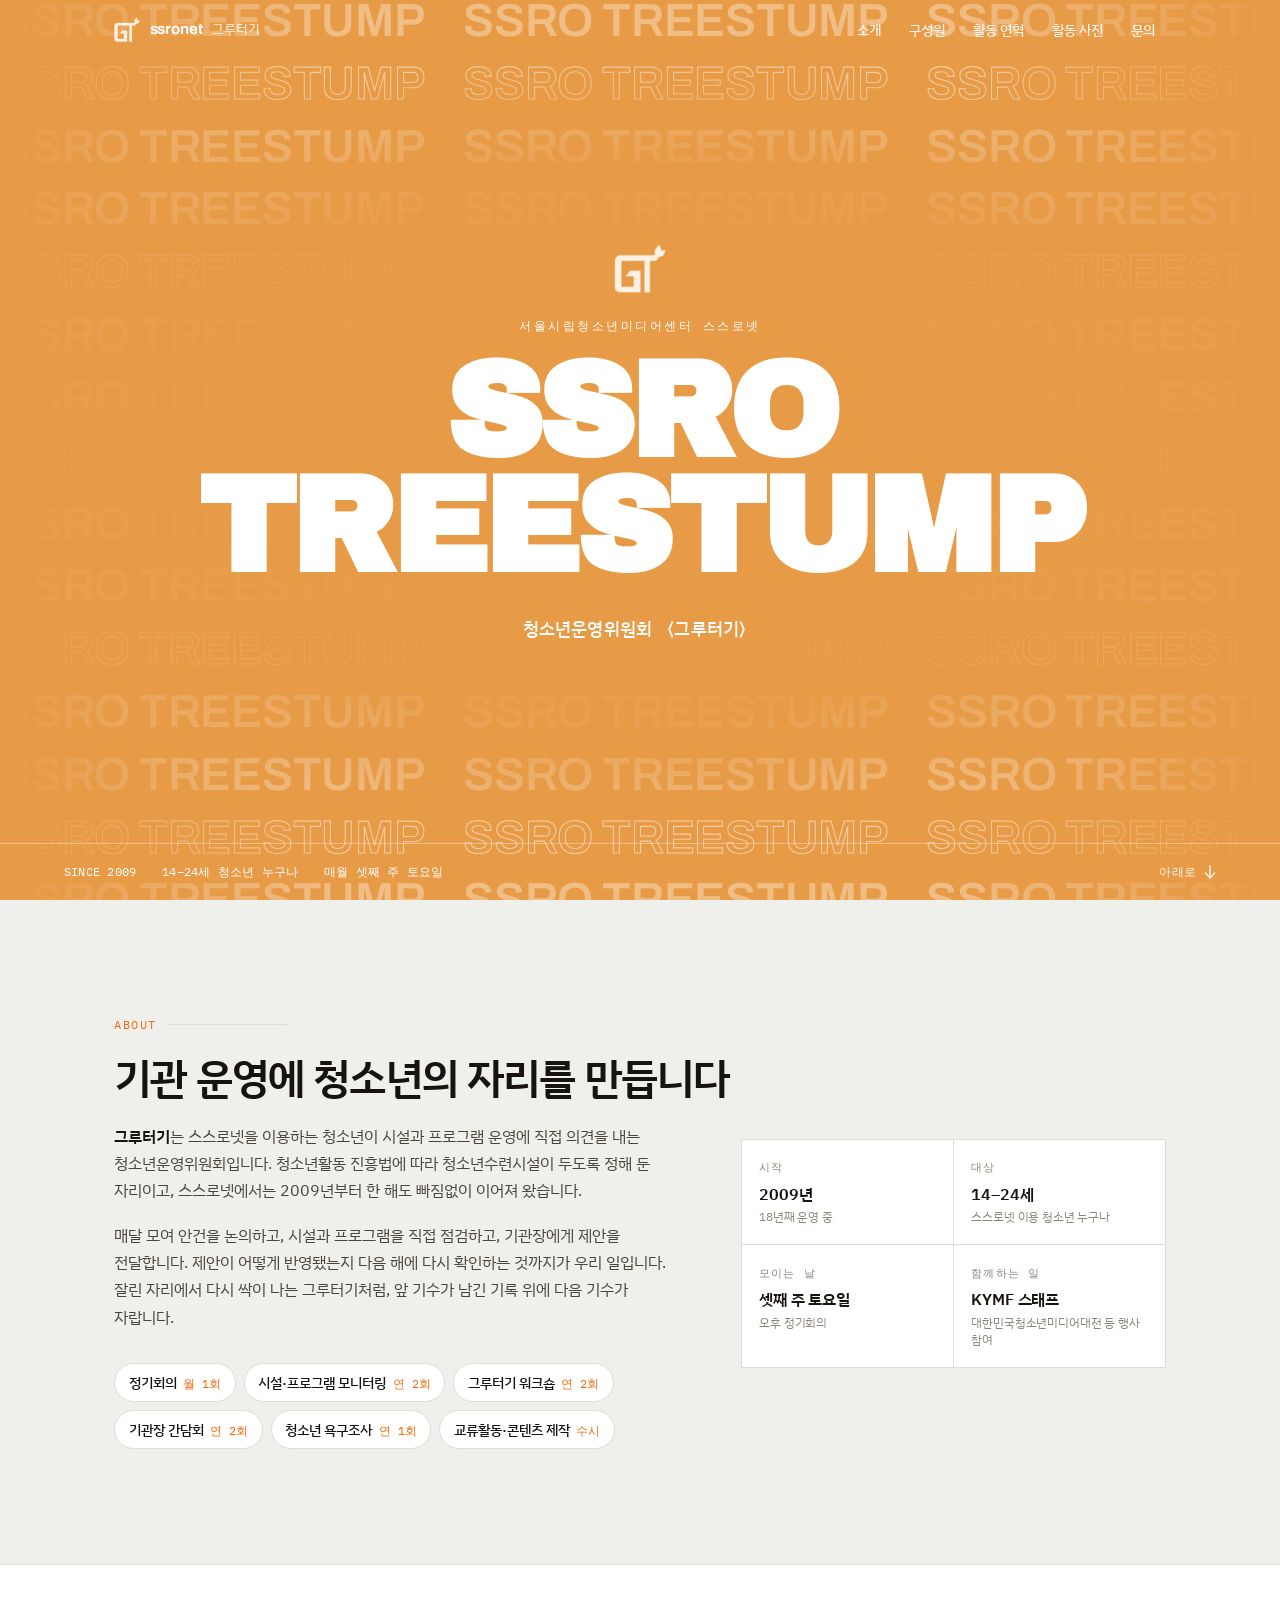
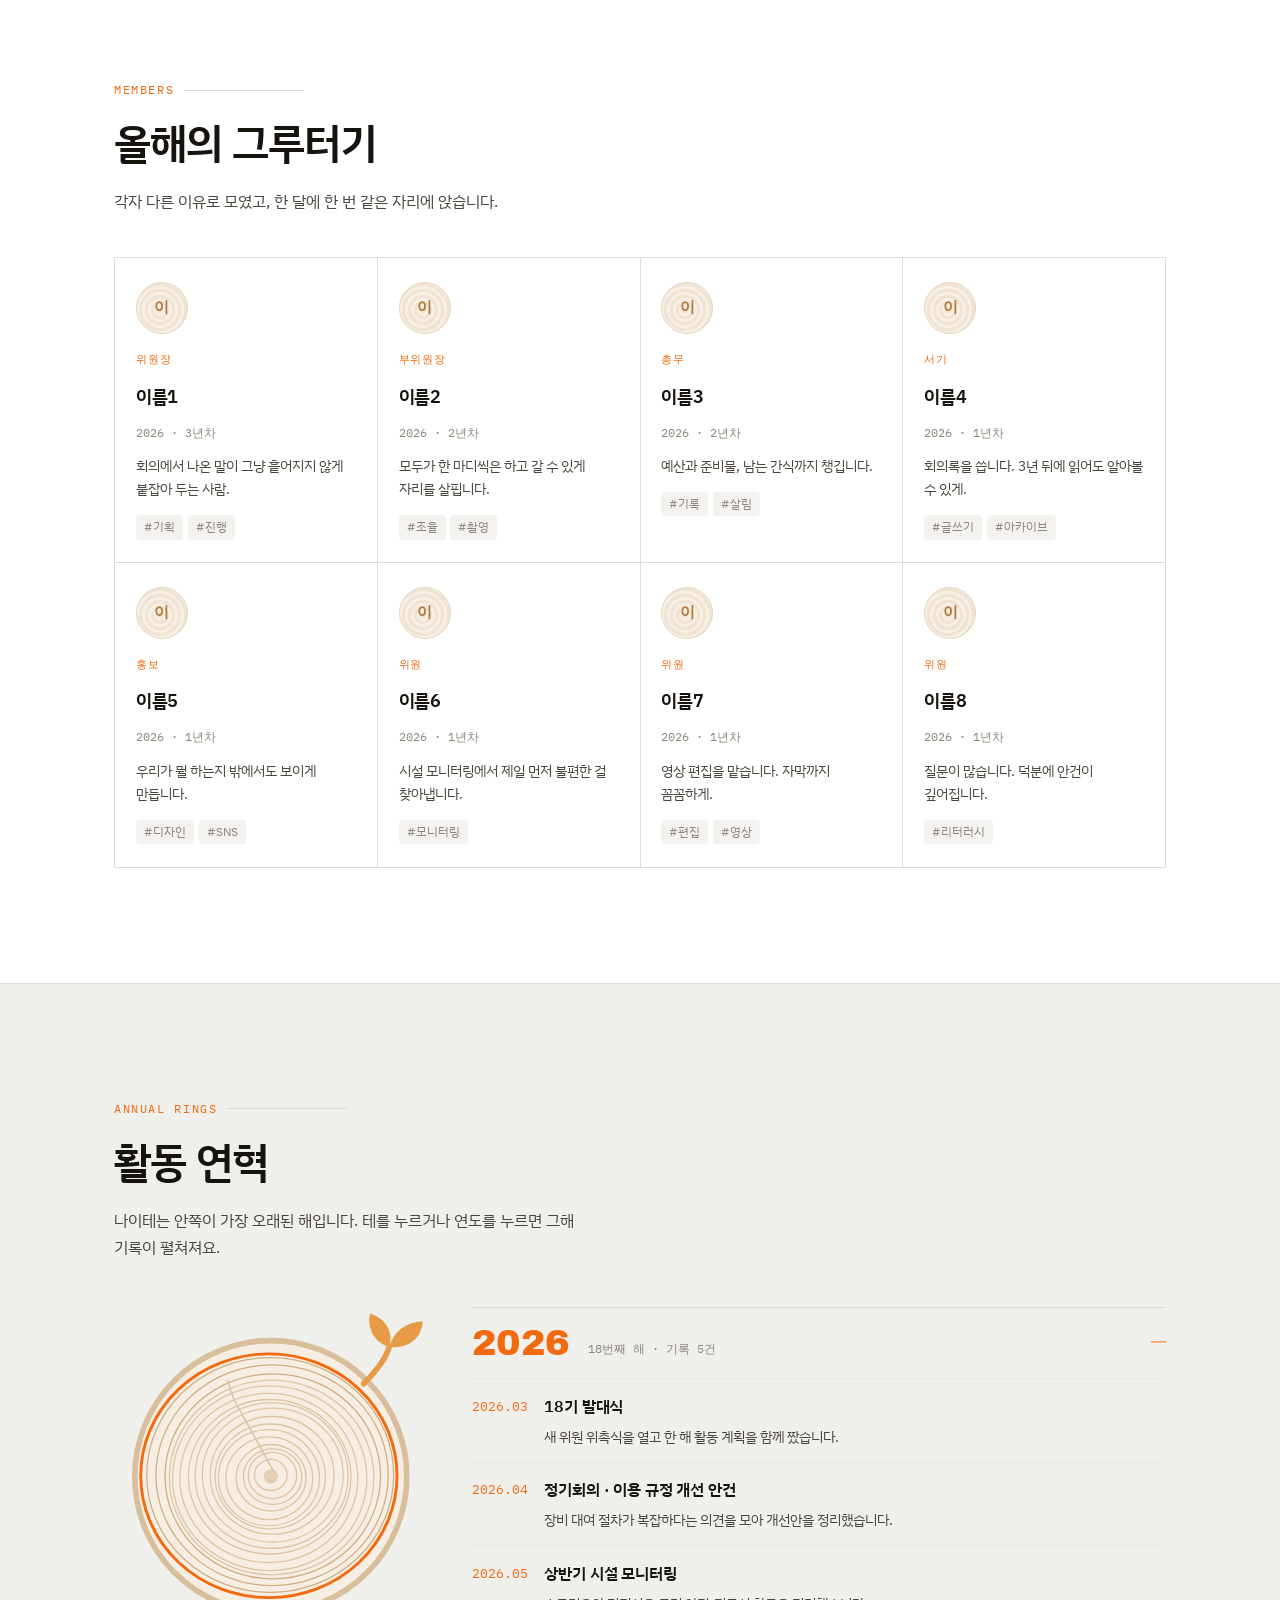
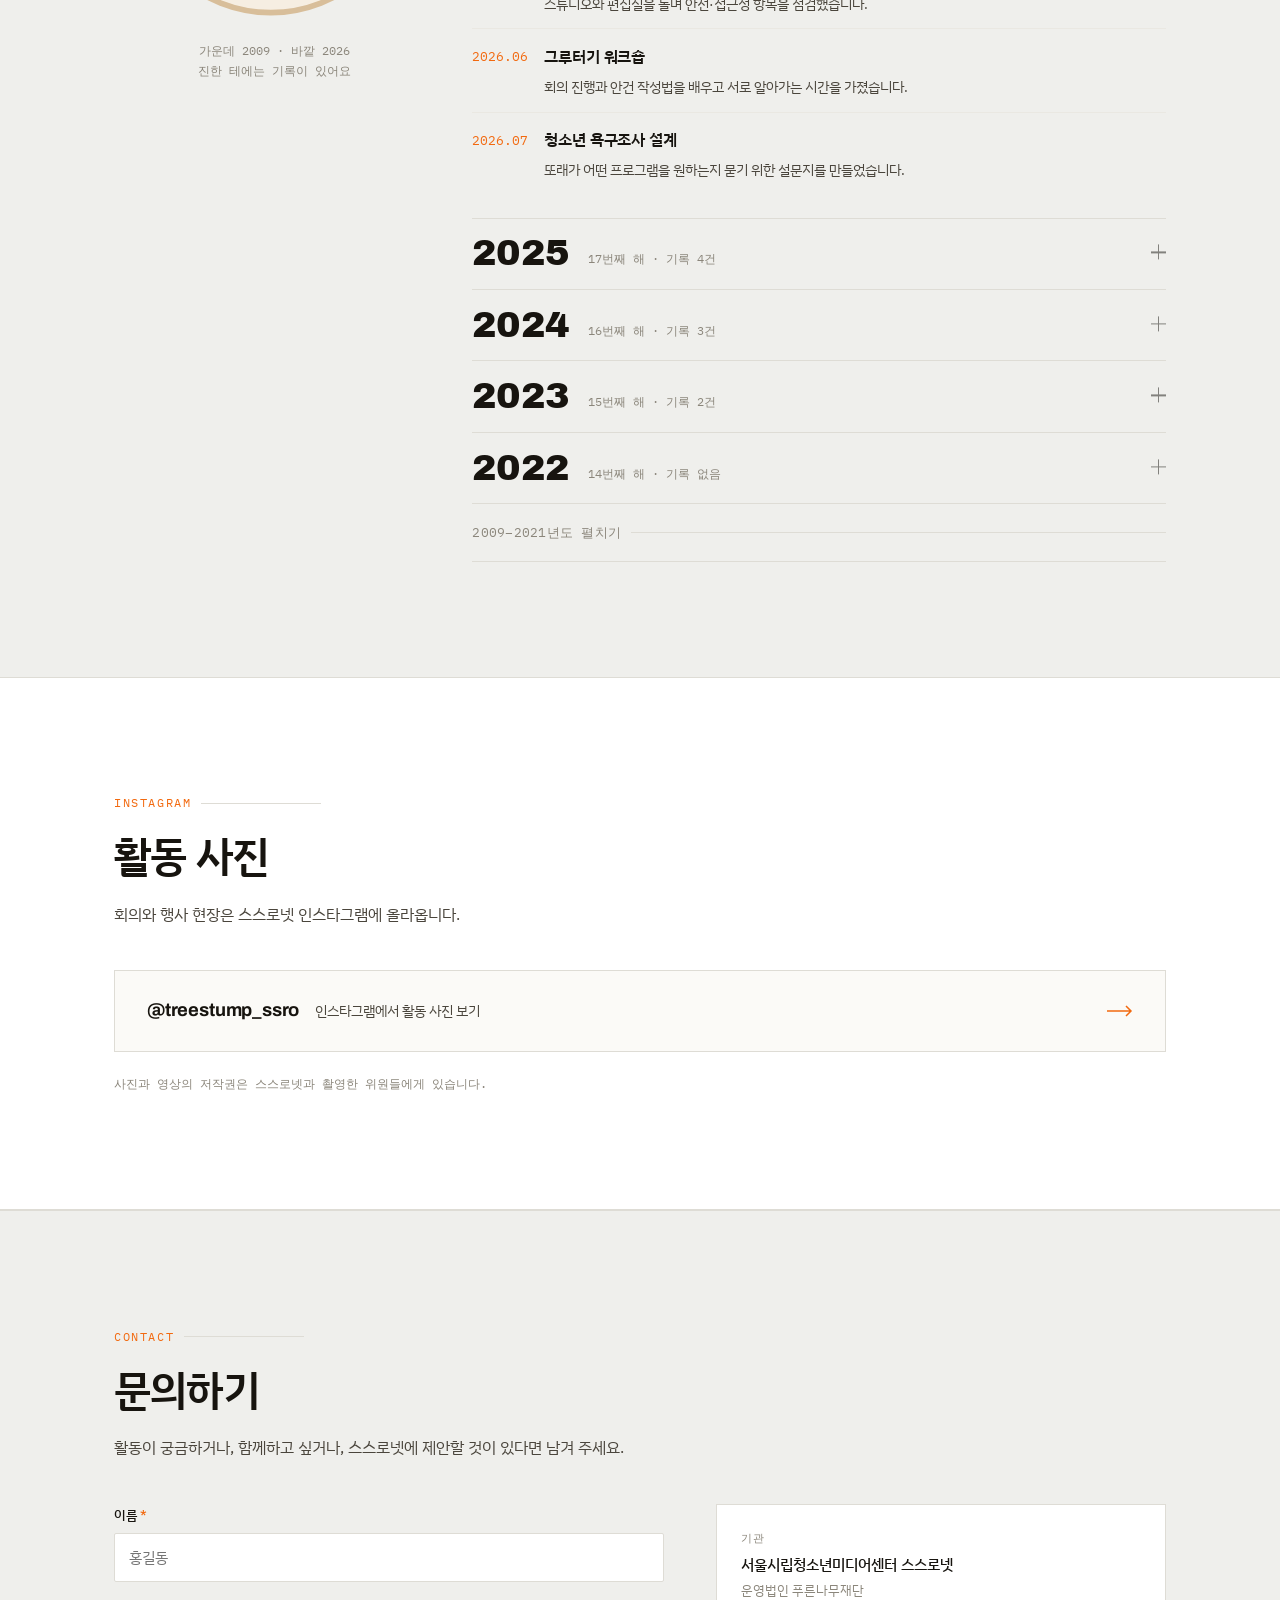
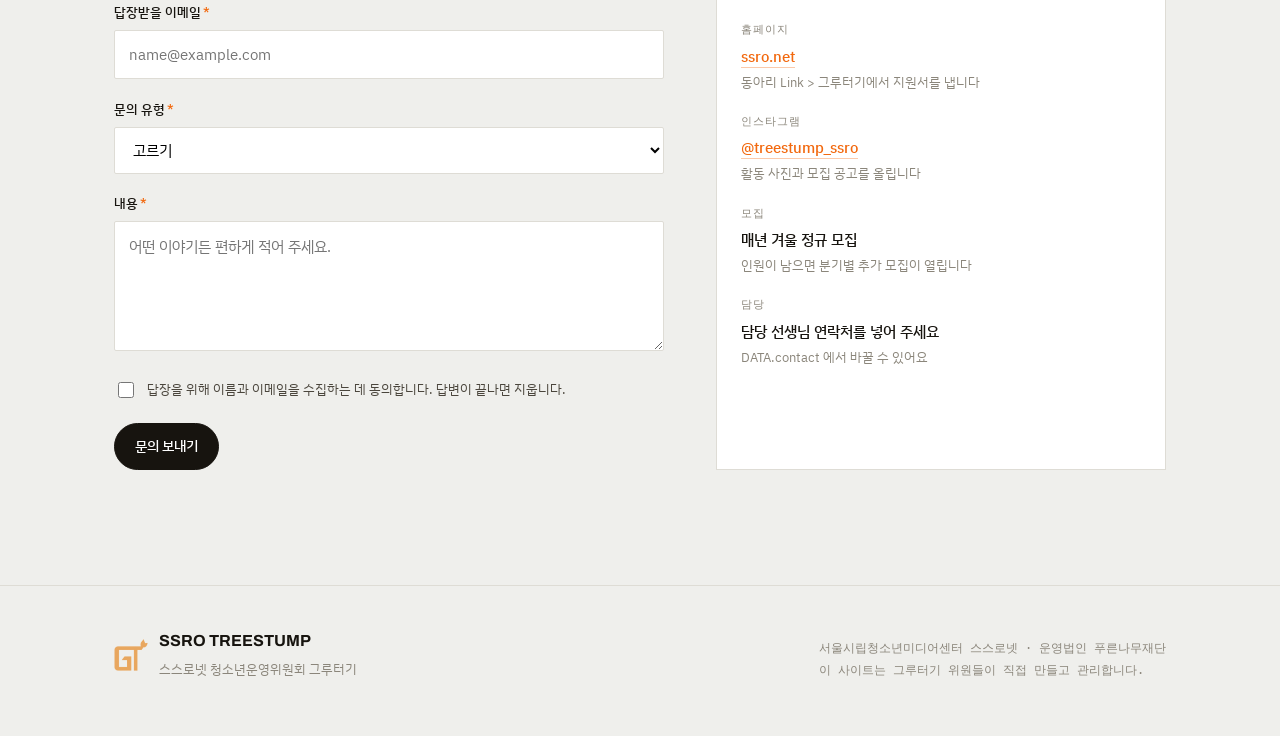
<file: index.html>
<!DOCTYPE html>
<html lang="ko">
<head>
<meta charset="utf-8">
<meta name="viewport" content="width=device-width, initial-scale=1">
<title>SSRO TREESTUMP · 스스로넷 청소년운영위원회 그루터기</title>
<meta name="description" content="서울시립청소년미디어센터 스스로넷 청소년운영위원회 〈그루터기〉. 2009년부터 청소년이 직접 기관 운영에 참여합니다.">

<!-- 검색·SNS 공유용. 실제 주소로 바꾸는 방법은 README의 '인터넷에 올리기' 참고 -->
<link rel="canonical" href="https://ssronet-treestump.example/">
<meta property="og:type" content="website">
<meta property="og:site_name" content="SSRO TREESTUMP">
<meta property="og:title" content="SSRO TREESTUMP · 스스로넷 청소년운영위원회 그루터기">
<meta property="og:description" content="서울시립청소년미디어센터 스스로넷 청소년운영위원회 〈그루터기〉. 2009년부터 청소년이 직접 기관 운영에 참여합니다.">
<meta property="og:image" content="img/logo.png">
<meta property="og:locale" content="ko_KR">
<meta property="og:url" content="https://ssronet-treestump.example/">
<meta name="twitter:card" content="summary">
<meta name="twitter:title" content="SSRO TREESTUMP · 스스로넷 청소년운영위원회 그루터기">
<meta name="twitter:description" content="서울시립청소년미디어센터 스스로넷 청소년운영위원회 〈그루터기〉">
<meta name="twitter:image" content="img/logo.png">
<meta name="theme-color" content="#F2690F">

<link rel="icon" href="img/logo.png">
<link rel="apple-touch-icon" href="img/logo.png">
<link rel="manifest" href="site.webmanifest">
<link rel="preconnect" href="https://fonts.googleapis.com">
<link rel="preconnect" href="https://fonts.gstatic.com" crossorigin>
<link href="https://fonts.googleapis.com/css2?family=Archivo+Black&family=Archivo:wght@400;500;600;700&family=IBM+Plex+Mono:wght@400;500&family=IBM+Plex+Sans+KR:wght@300;400;500;600;700&display=swap" rel="stylesheet">
<link rel="stylesheet" href="css/style.css">
<!-- 화면 깜빡임 없이 등장 효과를 쓰기 위해 미리 표시해 둡니다 -->
<script>document.documentElement.classList.add("js")</script>
<script src="js/data.js" defer></script>
<script src="js/timeline-core.js" defer></script>
<script src="js/member-core.js" defer></script>
<script src="js/main.js" defer></script>
<script type="application/ld+json">
{
  "@context": "https://schema.org",
  "@type": "Organization",
  "name": "스스로넷 청소년운영위원회 그루터기",
  "alternateName": "SSRO TREESTUMP",
  "url": "https://ssronet-treestump.example/",
  "logo": "img/logo.png",
  "foundingDate": "2009",
  "parentOrganization": { "@type": "Organization", "name": "서울시립청소년미디어센터 스스로넷" },
  "sameAs": ["https://www.instagram.com/treestump_ssro/", "https://www.ssro.net"]
}
</script>
</head>
<body>

<a class="skip-link" href="#main">본문 바로가기</a>

<nav class="nav" id="nav">
  <div class="nav-in">
    <a class="brand" href="#top">
      <img src="img/logo.png" alt="스스로넷 그루터기 로고">
      <b>ssronet</b><span>그루터기</span>
    </a>
    <div class="nav-links" id="navLinks">
      <a href="#about">소개</a>
      <a href="#members">구성원</a>
      <a href="#history"><span class="lg">활동 </span>연혁</a>
      <a href="#photos"><span class="lg">활동 </span>사진</a>
      <a href="#contact">문의</a>
    </div>
  </div>
</nav>

<header class="hero" id="top">
  <div class="mq-field" aria-hidden="true">
    <div class="mq-row" style="--dur:34s;--delay:0s"><div class="mq-track"><span class="mq-unit"><b>SSRO TREESTUMP</b><b>SSRO TREESTUMP</b><b>SSRO TREESTUMP</b><b>SSRO TREESTUMP</b><b>SSRO TREESTUMP</b><b>SSRO TREESTUMP</b></span><span class="mq-unit"><b>SSRO TREESTUMP</b><b>SSRO TREESTUMP</b><b>SSRO TREESTUMP</b><b>SSRO TREESTUMP</b><b>SSRO TREESTUMP</b><b>SSRO TREESTUMP</b></span></div></div>
    <div class="mq-row rev out" style="--dur:52s;--delay:-14s"><div class="mq-track"><span class="mq-unit"><b>SSRO TREESTUMP</b><b>SSRO TREESTUMP</b><b>SSRO TREESTUMP</b><b>SSRO TREESTUMP</b><b>SSRO TREESTUMP</b><b>SSRO TREESTUMP</b></span><span class="mq-unit"><b>SSRO TREESTUMP</b><b>SSRO TREESTUMP</b><b>SSRO TREESTUMP</b><b>SSRO TREESTUMP</b><b>SSRO TREESTUMP</b><b>SSRO TREESTUMP</b></span></div></div>
    <div class="mq-row" style="--dur:41s;--delay:-6s"><div class="mq-track"><span class="mq-unit"><b>SSRO TREESTUMP</b><b>SSRO TREESTUMP</b><b>SSRO TREESTUMP</b><b>SSRO TREESTUMP</b><b>SSRO TREESTUMP</b><b>SSRO TREESTUMP</b></span><span class="mq-unit"><b>SSRO TREESTUMP</b><b>SSRO TREESTUMP</b><b>SSRO TREESTUMP</b><b>SSRO TREESTUMP</b><b>SSRO TREESTUMP</b><b>SSRO TREESTUMP</b></span></div></div>
    <div class="mq-row rev" style="--dur:28s;--delay:-21s"><div class="mq-track"><span class="mq-unit"><b>SSRO TREESTUMP</b><b>SSRO TREESTUMP</b><b>SSRO TREESTUMP</b><b>SSRO TREESTUMP</b><b>SSRO TREESTUMP</b><b>SSRO TREESTUMP</b></span><span class="mq-unit"><b>SSRO TREESTUMP</b><b>SSRO TREESTUMP</b><b>SSRO TREESTUMP</b><b>SSRO TREESTUMP</b><b>SSRO TREESTUMP</b><b>SSRO TREESTUMP</b></span></div></div>
    <div class="mq-row out" style="--dur:60s;--delay:-3s"><div class="mq-track"><span class="mq-unit"><b>SSRO TREESTUMP</b><b>SSRO TREESTUMP</b><b>SSRO TREESTUMP</b><b>SSRO TREESTUMP</b><b>SSRO TREESTUMP</b><b>SSRO TREESTUMP</b></span><span class="mq-unit"><b>SSRO TREESTUMP</b><b>SSRO TREESTUMP</b><b>SSRO TREESTUMP</b><b>SSRO TREESTUMP</b><b>SSRO TREESTUMP</b><b>SSRO TREESTUMP</b></span></div></div>
    <div class="mq-row rev" style="--dur:36s;--delay:-30s"><div class="mq-track"><span class="mq-unit"><b>SSRO TREESTUMP</b><b>SSRO TREESTUMP</b><b>SSRO TREESTUMP</b><b>SSRO TREESTUMP</b><b>SSRO TREESTUMP</b><b>SSRO TREESTUMP</b></span><span class="mq-unit"><b>SSRO TREESTUMP</b><b>SSRO TREESTUMP</b><b>SSRO TREESTUMP</b><b>SSRO TREESTUMP</b><b>SSRO TREESTUMP</b><b>SSRO TREESTUMP</b></span></div></div>
    <div class="mq-row" style="--dur:47s;--delay:-11s"><div class="mq-track"><span class="mq-unit"><b>SSRO TREESTUMP</b><b>SSRO TREESTUMP</b><b>SSRO TREESTUMP</b><b>SSRO TREESTUMP</b><b>SSRO TREESTUMP</b><b>SSRO TREESTUMP</b></span><span class="mq-unit"><b>SSRO TREESTUMP</b><b>SSRO TREESTUMP</b><b>SSRO TREESTUMP</b><b>SSRO TREESTUMP</b><b>SSRO TREESTUMP</b><b>SSRO TREESTUMP</b></span></div></div>
    <div class="mq-row rev out" style="--dur:31s;--delay:-18s"><div class="mq-track"><span class="mq-unit"><b>SSRO TREESTUMP</b><b>SSRO TREESTUMP</b><b>SSRO TREESTUMP</b><b>SSRO TREESTUMP</b><b>SSRO TREESTUMP</b><b>SSRO TREESTUMP</b></span><span class="mq-unit"><b>SSRO TREESTUMP</b><b>SSRO TREESTUMP</b><b>SSRO TREESTUMP</b><b>SSRO TREESTUMP</b><b>SSRO TREESTUMP</b><b>SSRO TREESTUMP</b></span></div></div>
    <div class="mq-row" style="--dur:55s;--delay:-8s"><div class="mq-track"><span class="mq-unit"><b>SSRO TREESTUMP</b><b>SSRO TREESTUMP</b><b>SSRO TREESTUMP</b><b>SSRO TREESTUMP</b><b>SSRO TREESTUMP</b><b>SSRO TREESTUMP</b></span><span class="mq-unit"><b>SSRO TREESTUMP</b><b>SSRO TREESTUMP</b><b>SSRO TREESTUMP</b><b>SSRO TREESTUMP</b><b>SSRO TREESTUMP</b><b>SSRO TREESTUMP</b></span></div></div>
    <div class="mq-row rev" style="--dur:39s;--delay:-25s"><div class="mq-track"><span class="mq-unit"><b>SSRO TREESTUMP</b><b>SSRO TREESTUMP</b><b>SSRO TREESTUMP</b><b>SSRO TREESTUMP</b><b>SSRO TREESTUMP</b><b>SSRO TREESTUMP</b></span><span class="mq-unit"><b>SSRO TREESTUMP</b><b>SSRO TREESTUMP</b><b>SSRO TREESTUMP</b><b>SSRO TREESTUMP</b><b>SSRO TREESTUMP</b><b>SSRO TREESTUMP</b></span></div></div>
    <div class="mq-row out" style="--dur:44s;--delay:-2s"><div class="mq-track"><span class="mq-unit"><b>SSRO TREESTUMP</b><b>SSRO TREESTUMP</b><b>SSRO TREESTUMP</b><b>SSRO TREESTUMP</b><b>SSRO TREESTUMP</b><b>SSRO TREESTUMP</b></span><span class="mq-unit"><b>SSRO TREESTUMP</b><b>SSRO TREESTUMP</b><b>SSRO TREESTUMP</b><b>SSRO TREESTUMP</b><b>SSRO TREESTUMP</b><b>SSRO TREESTUMP</b></span></div></div>
    <div class="mq-row rev" style="--dur:50s;--delay:-16s"><div class="mq-track"><span class="mq-unit"><b>SSRO TREESTUMP</b><b>SSRO TREESTUMP</b><b>SSRO TREESTUMP</b><b>SSRO TREESTUMP</b><b>SSRO TREESTUMP</b><b>SSRO TREESTUMP</b></span><span class="mq-unit"><b>SSRO TREESTUMP</b><b>SSRO TREESTUMP</b><b>SSRO TREESTUMP</b><b>SSRO TREESTUMP</b><b>SSRO TREESTUMP</b><b>SSRO TREESTUMP</b></span></div></div>
    <div class="mq-row" style="--dur:33s;--delay:-27s"><div class="mq-track"><span class="mq-unit"><b>SSRO TREESTUMP</b><b>SSRO TREESTUMP</b><b>SSRO TREESTUMP</b><b>SSRO TREESTUMP</b><b>SSRO TREESTUMP</b><b>SSRO TREESTUMP</b></span><span class="mq-unit"><b>SSRO TREESTUMP</b><b>SSRO TREESTUMP</b><b>SSRO TREESTUMP</b><b>SSRO TREESTUMP</b><b>SSRO TREESTUMP</b><b>SSRO TREESTUMP</b></span></div></div>
    <div class="mq-row rev out" style="--dur:58s;--delay:-9s"><div class="mq-track"><span class="mq-unit"><b>SSRO TREESTUMP</b><b>SSRO TREESTUMP</b><b>SSRO TREESTUMP</b><b>SSRO TREESTUMP</b><b>SSRO TREESTUMP</b><b>SSRO TREESTUMP</b></span><span class="mq-unit"><b>SSRO TREESTUMP</b><b>SSRO TREESTUMP</b><b>SSRO TREESTUMP</b><b>SSRO TREESTUMP</b><b>SSRO TREESTUMP</b><b>SSRO TREESTUMP</b></span></div></div>
    <div class="mq-row" style="--dur:43s;--delay:-33s"><div class="mq-track"><span class="mq-unit"><b>SSRO TREESTUMP</b><b>SSRO TREESTUMP</b><b>SSRO TREESTUMP</b><b>SSRO TREESTUMP</b><b>SSRO TREESTUMP</b><b>SSRO TREESTUMP</b></span><span class="mq-unit"><b>SSRO TREESTUMP</b><b>SSRO TREESTUMP</b><b>SSRO TREESTUMP</b><b>SSRO TREESTUMP</b><b>SSRO TREESTUMP</b><b>SSRO TREESTUMP</b></span></div></div>
  </div>
  <div class="hero-center">
    <img class="hero-mark" src="img/logo.png" alt="">
    <p class="hero-eyebrow">서울시립청소년미디어센터 스스로넷</p>
    <h1 class="hero-title"><span>SSRO</span><span>TREESTUMP</span></h1>
    <p class="hero-sub">청소년운영위원회 〈그루터기〉</p>
  </div>
  <div class="hero-foot">
    <span>SINCE 2009</span>
    <span>14–24세 청소년 누구나</span>
    <span>매월 셋째 주 토요일</span>
    <a class="down" href="#about">
      아래로
      <svg width="12" height="14" viewBox="0 0 12 14" fill="none" aria-hidden="true">
        <path d="M6 0v12M1 7.5L6 13l5-5.5" stroke="currentColor" stroke-width="1.4"/>
      </svg>
    </a>
  </div>
</header>

<main id="main">

<section class="sec" id="about">
  <div class="wrap">
    <p class="sec-eyebrow rv">About</p>
    <h2 class="sec-title rv">기관 운영에 청소년의 자리를 만듭니다</h2>
    <div class="about-grid">
      <div class="about-body rv">
        <p><strong>그루터기</strong>는 스스로넷을 이용하는 청소년이 시설과 프로그램 운영에 직접 의견을 내는 청소년운영위원회입니다. 청소년활동 진흥법에 따라 청소년수련시설이 두도록 정해 둔 자리이고, 스스로넷에서는 2009년부터 한 해도 빠짐없이 이어져 왔습니다.</p>
        <p>매달 모여 안건을 논의하고, 시설과 프로그램을 직접 점검하고, 기관장에게 제안을 전달합니다. 제안이 어떻게 반영됐는지 다음 해에 다시 확인하는 것까지가 우리 일입니다. 잘린 자리에서 다시 싹이 나는 그루터기처럼, 앞 기수가 남긴 기록 위에 다음 기수가 자랍니다.</p>
        <ul class="doing">
          <li>정기회의<b>월 1회</b></li>
          <li>시설·프로그램 모니터링<b>연 2회</b></li>
          <li>그루터기 워크숍<b>연 2회</b></li>
          <li>기관장 간담회<b>연 2회</b></li>
          <li>청소년 욕구조사<b>연 1회</b></li>
          <li>교류활동·콘텐츠 제작<b>수시</b></li>
        </ul>
      </div>
      <dl class="facts rv">
        <div class="fact"><dt>시작</dt><dd>2009년<small data-nth-year>18년째 운영 중</small></dd></div>
        <div class="fact"><dt>대상</dt><dd>14–24세<small>스스로넷 이용 청소년 누구나</small></dd></div>
        <div class="fact"><dt>모이는 날</dt><dd>셋째 주 토요일<small>오후 정기회의</small></dd></div>
        <div class="fact"><dt>함께하는 일</dt><dd>KYMF 스태프<small>대한민국청소년미디어대전 등 행사 참여</small></dd></div>
      </dl>
    </div>
  </div>
</section>

<section class="sec members" id="members">
  <div class="wrap">
    <p class="sec-eyebrow rv">Members</p>
    <h2 class="sec-title rv">올해의 그루터기</h2>
    <p class="sec-lead rv">각자 다른 이유로 모였고, 한 달에 한 번 같은 자리에 앉습니다.</p>
    <div class="member-grid" id="memberGrid"></div>
  </div>
</section>

<section class="sec" id="history">
  <div class="wrap">
    <p class="sec-eyebrow rv">Annual Rings</p>
    <h2 class="sec-title rv">활동 연혁</h2>
    <p class="sec-lead rv">나이테는 안쪽이 가장 오래된 해입니다. 테를 누르거나 연도를 누르면 그해 기록이 펼쳐져요.</p>
    <div class="rings-layout">
      <div class="stump-col">
        <div class="stump-inner">
          <div class="stump rv" id="stump"></div>
          <p class="stump-cap rv">가운데 2009 · 바깥 <span id="capYear">2026</span><br>진한 테에는 기록이 있어요</p>
        </div>
      </div>
      <div class="years" id="years"></div>
    </div>
  </div>
</section>

<section class="sec photos" id="photos">
  <div class="wrap">
    <p class="sec-eyebrow rv">Instagram</p>
    <h2 class="sec-title rv">활동 사진</h2>
    <p class="sec-lead rv">회의와 행사 현장은 스스로넷 인스타그램에 올라옵니다.</p>
    <div class="rv"><div id="igFeed"></div></div>
    <p class="ig-note rv">사진과 영상의 저작권은 스스로넷과 촬영한 위원들에게 있습니다.</p>
  </div>
</section>

<section class="sec contact" id="contact">
  <div class="wrap">
    <p class="sec-eyebrow rv">Contact</p>
    <h2 class="sec-title rv">문의하기</h2>
    <p class="sec-lead rv">활동이 궁금하거나, 함께하고 싶거나, 스스로넷에 제안할 것이 있다면 남겨 주세요.</p>

    <div class="contact-grid">
      <div>
        <div class="rv" id="formBox">
          <div class="field" id="f-name">
            <label for="c-name">이름<span>*</span></label>
            <input id="c-name" type="text" placeholder="홍길동" autocomplete="name">
            <p class="err">이름을 적어 주세요.</p>
          </div>
          <div class="field" id="f-email">
            <label for="c-email">답장받을 이메일<span>*</span></label>
            <input id="c-email" type="email" placeholder="name@example.com" autocomplete="email">
            <p class="err">이메일 형식이 맞는지 확인해 주세요.</p>
          </div>
          <div class="field" id="f-type">
            <label for="c-type">문의 유형<span>*</span></label>
            <select id="c-type">
              <option value="">고르기</option>
              <option>그루터기 지원·모집 문의</option>
              <option>스스로넷 시설·프로그램 제안</option>
              <option>협업·취재 제안</option>
              <option>사이트 오류 신고</option>
              <option>그 밖의 문의</option>
            </select>
            <p class="err">문의 유형을 골라 주세요.</p>
          </div>
          <div class="field" id="f-msg">
            <label for="c-msg">내용<span>*</span></label>
            <textarea id="c-msg" placeholder="어떤 이야기든 편하게 적어 주세요."></textarea>
            <p class="err">내용을 10자 이상 적어 주세요.</p>
          </div>
          <div class="hp" aria-hidden="true">
            <label for="c-hp">이 칸은 비워 두세요</label>
            <input id="c-hp" type="text" tabindex="-1" autocomplete="off">
          </div>
          <label class="check" id="f-agree">
            <input type="checkbox" id="c-agree">
            <span>답장을 위해 이름과 이메일을 수집하는 데 동의합니다. 답변이 끝나면 지웁니다.</span>
          </label>
          <p class="err" id="agreeErr" style="margin:-1rem 0 1.2rem">동의해 주셔야 보낼 수 있어요.</p>
          <button class="btn" id="sendBtn" type="button">문의 보내기</button>
        </div>

        <div class="sent" id="sentBox">
          <h3 id="sentTitle">내용이 준비됐어요</h3>
          <p id="sentMsg"></p>
          <div class="sent-actions">
            <button class="btn" id="copyBtn" type="button">내용 복사하기</button>
            <button class="btn ghost" id="againBtn" type="button">다시 작성하기</button>
          </div>
        </div>
      </div>

      <aside class="info-card rv">
        <dl>
          <dt>기관</dt>
          <dd>서울시립청소년미디어센터 스스로넷<small>운영법인 푸른나무재단</small></dd>
          <dt>홈페이지</dt>
          <dd><a href="https://www.ssro.net" target="_blank" rel="noopener">ssro.net</a><small>동아리 Link &gt; 그루터기에서 지원서를 냅니다</small></dd>
          <dt>인스타그램</dt>
          <dd><a href="https://www.instagram.com/treestump_ssro/" target="_blank" rel="noopener">@treestump_ssro</a><small>활동 사진과 모집 공고를 올립니다</small></dd>
          <dt>모집</dt>
          <dd>매년 겨울 정규 모집<small>인원이 남으면 분기별 추가 모집이 열립니다</small></dd>
          <dt>담당</dt>
          <dd id="staffLine">담당 선생님 연락처를 넣어 주세요<small>DATA.contact 에서 바꿀 수 있어요</small></dd>
        </dl>
      </aside>
    </div>
  </div>
</section>
</main>

<footer class="foot">
  <div class="wrap foot-in rv">
    <div class="foot-mark">
      <img src="img/logo.png" alt="">
      <div><b>SSRO TREESTUMP</b><span>스스로넷 청소년운영위원회 그루터기</span></div>
    </div>
    <p>
      서울시립청소년미디어센터 스스로넷 · 운영법인 푸른나무재단<br>
      이 사이트는 그루터기 위원들이 직접 만들고 관리합니다.
    </p>
  </div>
</footer>

</body>
</html>
</file>
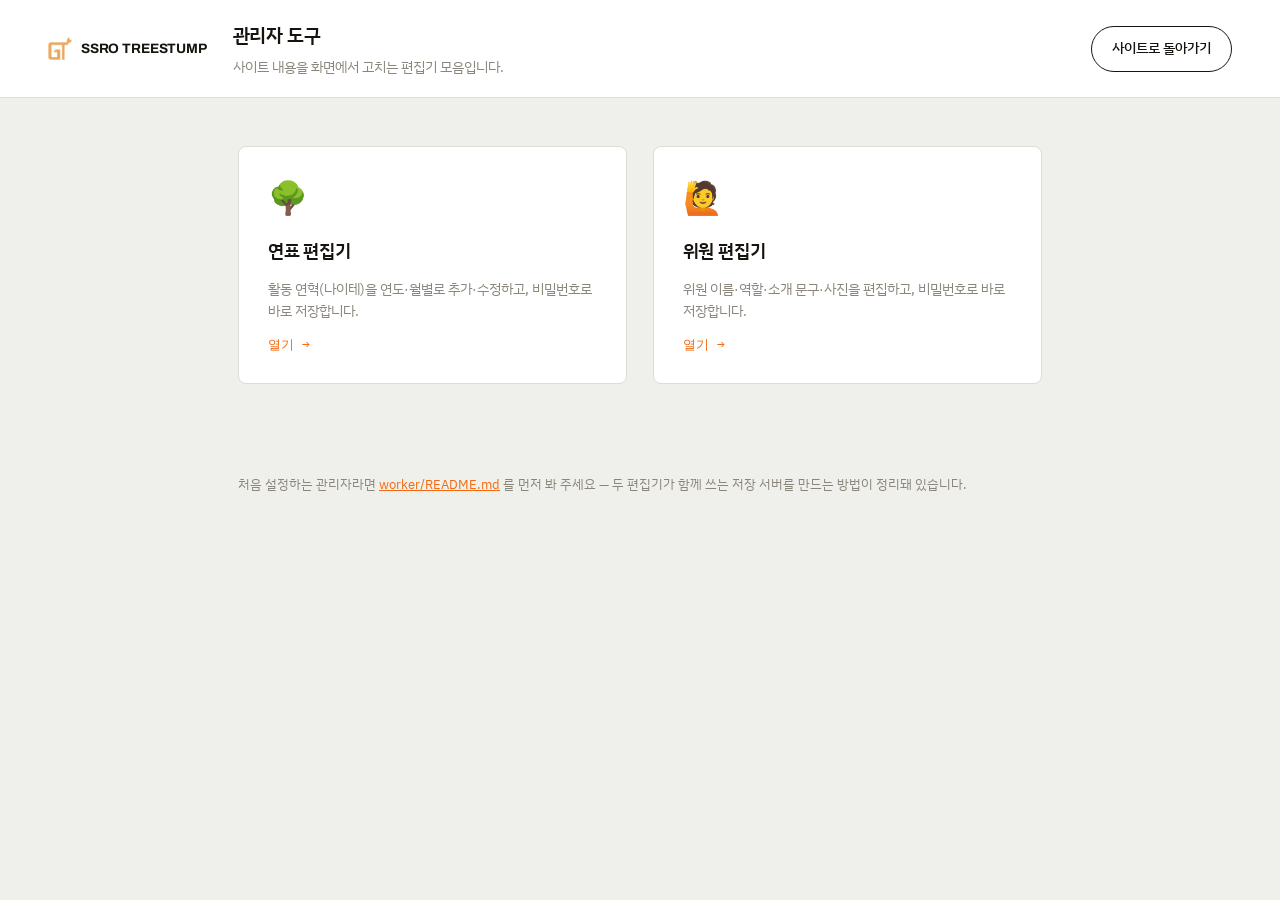
<file: admin/index.html>
<!DOCTYPE html>
<html lang="ko">
<head>
<meta charset="utf-8">
<meta name="viewport" content="width=device-width, initial-scale=1">
<title>관리자 도구 · SSRO TREESTUMP</title>
<meta name="description" content="그루터기 사이트의 연표·위원 편집기로 가는 안내 페이지입니다.">
<meta name="robots" content="noindex, nofollow">
<link rel="icon" href="../img/logo.png">
<link rel="preconnect" href="https://fonts.googleapis.com">
<link rel="preconnect" href="https://fonts.gstatic.com" crossorigin>
<link href="https://fonts.googleapis.com/css2?family=Archivo+Black&family=Archivo:wght@400;500;600;700&family=IBM+Plex+Mono:wght@400;500&family=IBM+Plex+Sans+KR:wght@300;400;500;600;700&display=swap" rel="stylesheet">
<link rel="stylesheet" href="../css/style.css">
<link rel="stylesheet" href="../css/timeline-admin.css">
<script>document.documentElement.classList.add("js")</script>
</head>
<body class="admin-body">

<header class="admin-top">
  <a class="admin-brand" href="../index.html">
    <img src="../img/logo.png" alt="">
    <span>SSRO TREESTUMP</span>
  </a>
  <div class="admin-top-title">
    <h1>관리자 도구</h1>
    <p>사이트 내용을 화면에서 고치는 편집기 모음입니다.</p>
  </div>
  <a class="btn ghost admin-back" href="../index.html">사이트로 돌아가기</a>
</header>

<main class="admin-main admin-hub">
  <a class="admin-panel admin-hub-card" href="timeline.html">
    <span class="admin-hub-icon" aria-hidden="true">🌳</span>
    <h2>연표 편집기</h2>
    <p class="admin-hint">활동 연혁(나이테)을 연도·월별로 추가·수정하고, 비밀번호로 바로 저장합니다.</p>
    <span class="admin-hub-go">열기 →</span>
  </a>

  <a class="admin-panel admin-hub-card" href="members.html">
    <span class="admin-hub-icon" aria-hidden="true">🙋</span>
    <h2>위원 편집기</h2>
    <p class="admin-hint">위원 이름·역할·소개 문구·사진을 편집하고, 비밀번호로 바로 저장합니다.</p>
    <span class="admin-hub-go">열기 →</span>
  </a>
</main>

<p class="admin-hub-footnote">
  처음 설정하는 관리자라면 <a href="../worker/README.md" target="_blank" rel="noopener">worker/README.md</a> 를 먼저 봐 주세요 — 두 편집기가 함께 쓰는 저장 서버를 만드는 방법이 정리돼 있습니다.
</p>

</body>
</html>
</file>
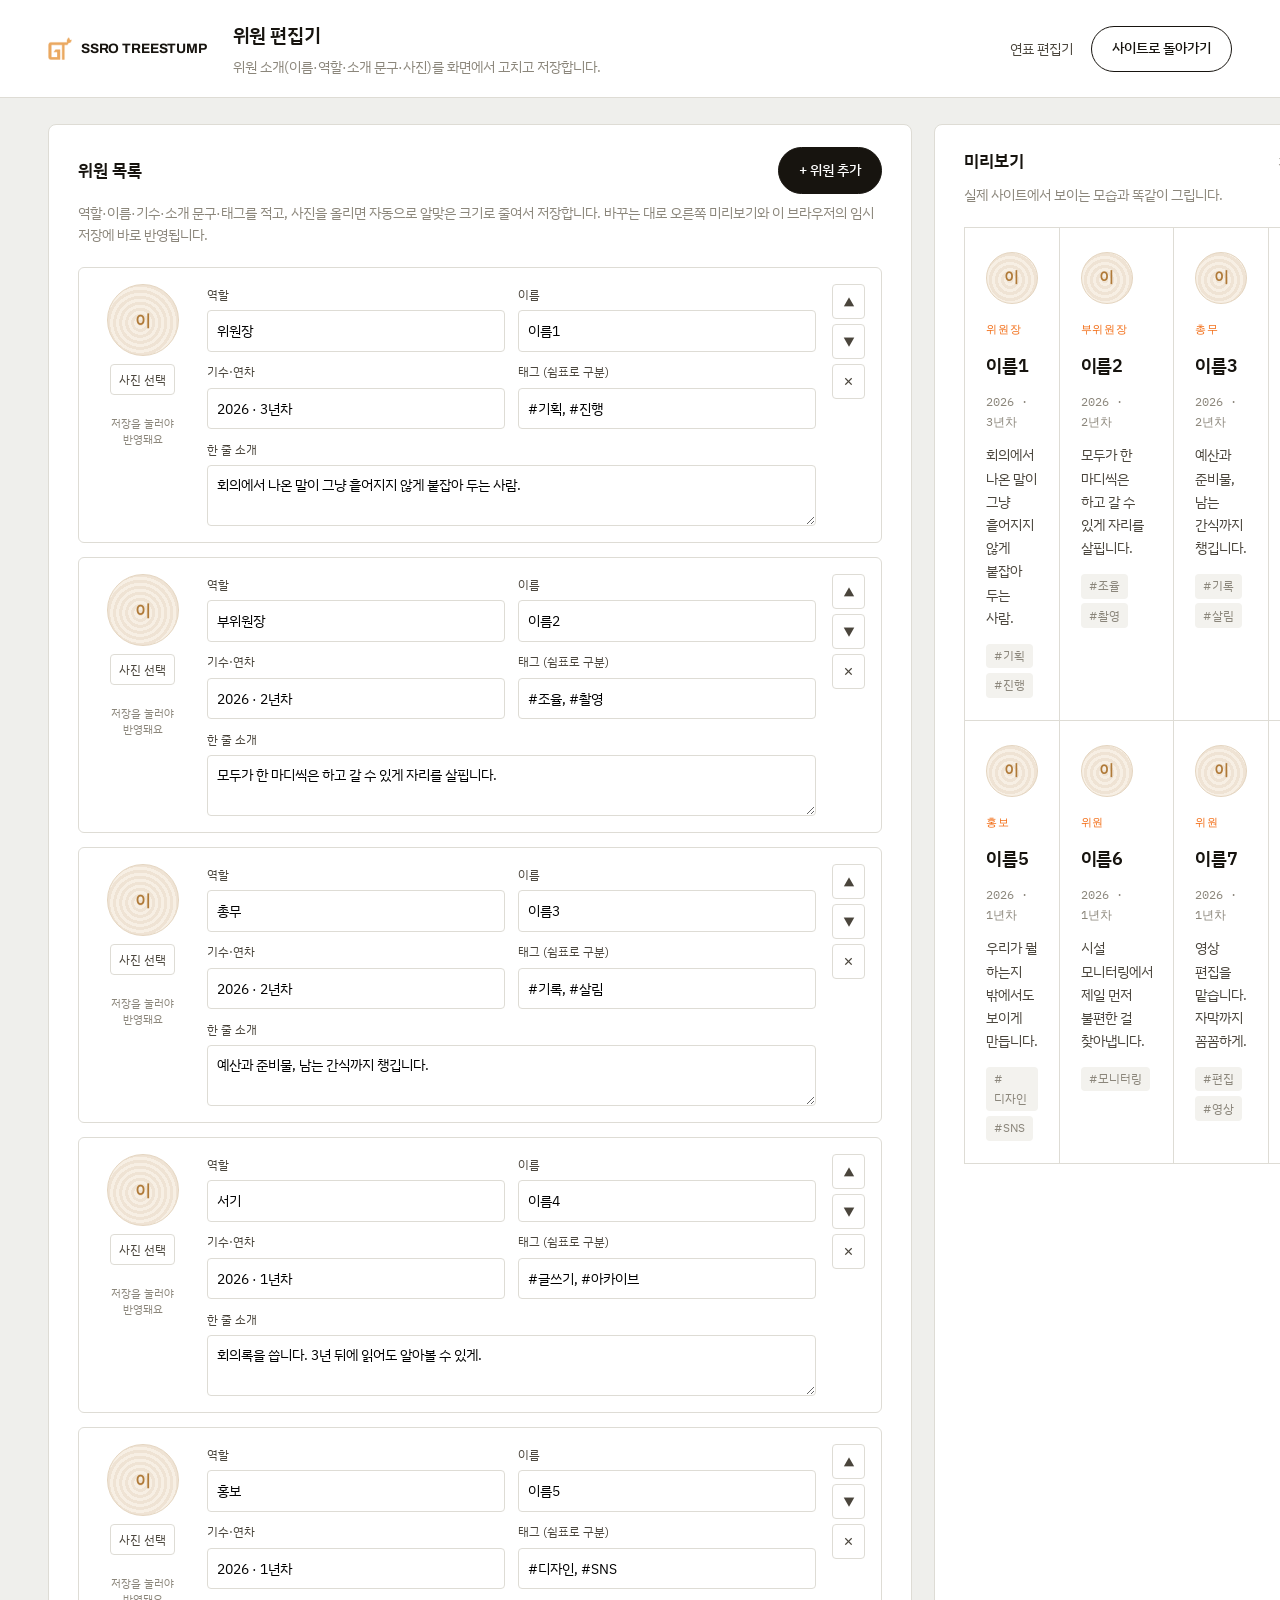
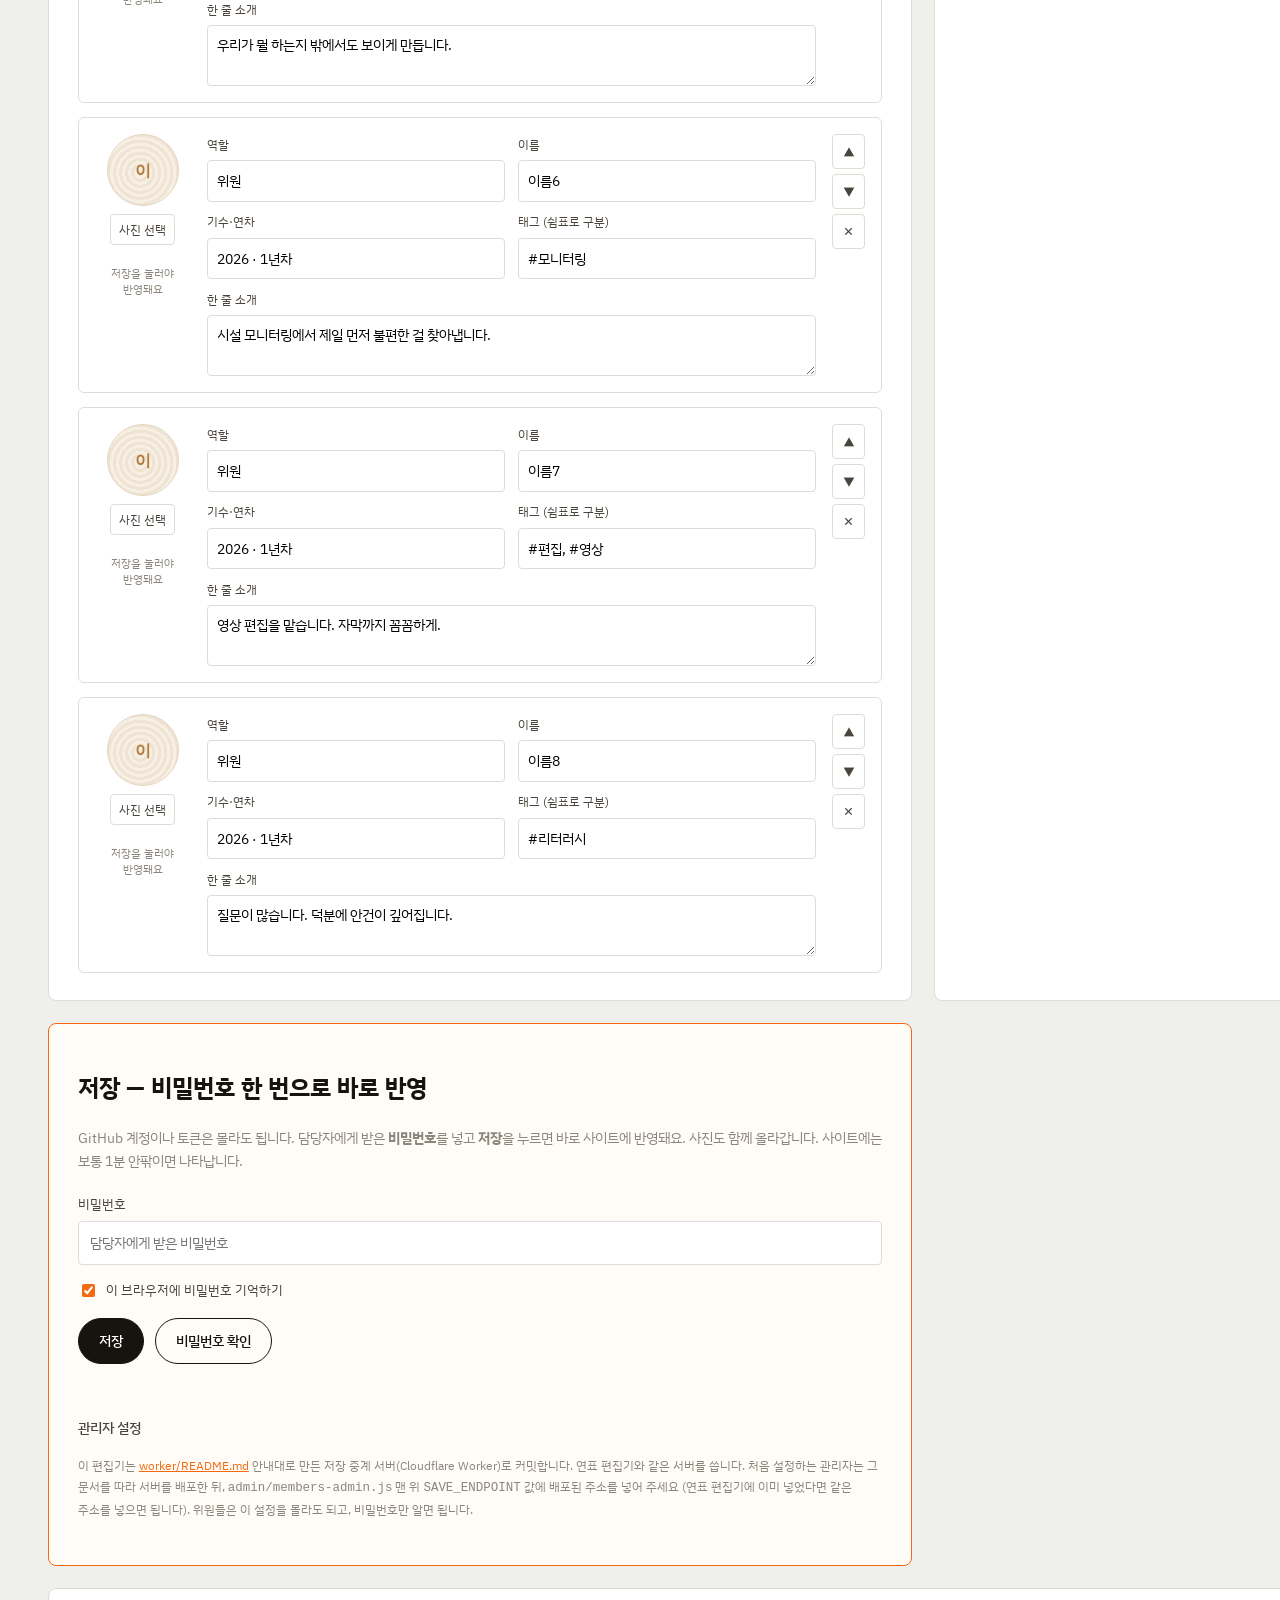
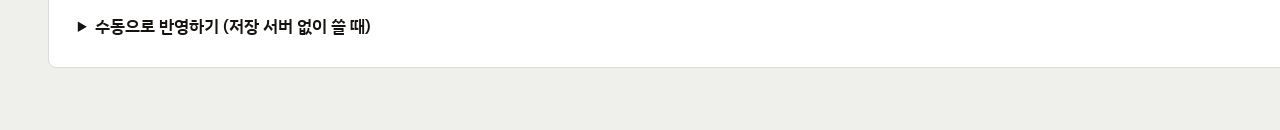
<file: admin/members.html>
<!DOCTYPE html>
<html lang="ko">
<head>
<meta charset="utf-8">
<meta name="viewport" content="width=device-width, initial-scale=1">
<title>위원 편집기 · SSRO TREESTUMP</title>
<meta name="description" content="그루터기 위원 소개(이름·역할·소개 문구·사진)를 편집하고 저장하는 관리자용 도구입니다.">
<meta name="robots" content="noindex, nofollow">
<link rel="icon" href="../img/logo.png">
<link rel="preconnect" href="https://fonts.googleapis.com">
<link rel="preconnect" href="https://fonts.gstatic.com" crossorigin>
<link href="https://fonts.googleapis.com/css2?family=Archivo+Black&family=Archivo:wght@400;500;600;700&family=IBM+Plex+Mono:wght@400;500&family=IBM+Plex+Sans+KR:wght@300;400;500;600;700&display=swap" rel="stylesheet">
<link rel="stylesheet" href="../css/style.css">
<link rel="stylesheet" href="../css/timeline-admin.css">
<link rel="stylesheet" href="../css/members-admin.css">
<script>document.documentElement.classList.add("js")</script>
</head>
<body class="admin-body">

<header class="admin-top">
  <a class="admin-brand" href="../index.html">
    <img src="../img/logo.png" alt="">
    <span>SSRO TREESTUMP</span>
  </a>
  <div class="admin-top-title">
    <h1>위원 편집기</h1>
    <p>위원 소개(이름·역할·소개 문구·사진)를 화면에서 고치고 저장합니다.</p>
  </div>
  <nav class="admin-nav-links">
    <a href="timeline.html">연표 편집기</a>
    <a class="btn ghost admin-back" href="../index.html">사이트로 돌아가기</a>
  </nav>
</header>

<div id="draftBanner" class="admin-banner" hidden>
  <p><b>이어서 하던 작업이 있어요.</b> 이 브라우저에 저장된 임시본을 불러올까요?</p>
  <div class="admin-banner-actions">
    <button class="btn" id="resumeDraft" type="button">이어서 하기</button>
    <button class="btn ghost" id="discardDraft" type="button">지우고 새로 시작</button>
  </div>
</div>

<main class="admin-main">

  <section class="admin-panel admin-editor" aria-labelledby="editorTitle">
    <div class="admin-panel-head">
      <h2 id="editorTitle">위원 목록</h2>
      <button class="btn" id="addMemberBtn" type="button">+ 위원 추가</button>
    </div>
    <p class="admin-hint">역할·이름·기수·소개 문구·태그를 적고, 사진을 올리면 자동으로 알맞은 크기로 줄여서 저장합니다. 바꾸는 대로 오른쪽 미리보기와 이 브라우저의 임시 저장에 바로 반영됩니다.</p>
    <div id="memberList" class="admin-member-list"></div>
  </section>

  <section class="admin-panel admin-preview" aria-labelledby="previewTitle">
    <div class="admin-panel-head">
      <h2 id="previewTitle">미리보기</h2>
      <span class="admin-save-state" id="saveState">저장할 변경 없음</span>
    </div>
    <p class="admin-hint">실제 사이트에서 보이는 모습과 똑같이 그립니다.</p>
    <div class="member-grid admin-member-grid" id="pvMembers"></div>
  </section>

  <section class="admin-panel admin-publish" aria-labelledby="publishTitle">
    <h2 id="publishTitle">저장 — 비밀번호 한 번으로 바로 반영</h2>
    <p class="admin-hint" id="publishHint">
      GitHub 계정이나 토큰은 몰라도 됩니다. 담당자에게 받은 <b>비밀번호</b>를
      넣고 <b>저장</b>을 누르면 바로 사이트에 반영돼요. 사진도 함께 올라갑니다.
      사이트에는 보통 1분 안팎이면 나타납니다.
    </p>

    <div class="admin-gh-grid">
      <label class="admin-gh-token">비밀번호<input type="password" id="pwInput" placeholder="담당자에게 받은 비밀번호" autocomplete="off"></label>
    </div>
    <label class="admin-gh-remember">
      <input type="checkbox" id="pwRemember" checked>
      <span>이 브라우저에 비밀번호 기억하기</span>
    </label>

    <div class="admin-export-actions admin-publish-actions">
      <button class="btn" id="pwSaveBtn" type="button">저장</button>
      <button class="btn ghost" id="pwCheckBtn" type="button">비밀번호 확인</button>
      <span class="admin-save-state" id="pwSaveState"></span>
    </div>
    <p class="admin-note" id="pwNote"></p>

    <details class="admin-gh-settings" id="adminSettings">
      <summary>관리자 설정</summary>
      <p class="admin-gh-note">
        이 편집기는 <a href="../worker/README.md" target="_blank" rel="noopener">worker/README.md</a>
        안내대로 만든 저장 중계 서버(Cloudflare Worker)로 커밋합니다. 연표
        편집기와 같은 서버를 씁니다. 처음 설정하는 관리자는 그 문서를 따라
        서버를 배포한 뒤, <code>admin/members-admin.js</code> 맨 위
        <code>SAVE_ENDPOINT</code> 값에 배포된 주소를 넣어 주세요
        (연표 편집기에 이미 넣었다면 같은 주소를 넣으면 됩니다). 위원들은
        이 설정을 몰라도 되고, 비밀번호만 알면 됩니다.
      </p>
    </details>
  </section>

  <section class="admin-panel admin-export" aria-labelledby="exportTitle">
    <details>
      <summary><h2 class="admin-export-summary-title" id="exportTitle">수동으로 반영하기 (저장 서버 없이 쓸 때)</h2></summary>
      <p class="admin-hint">
        저장 서버를 쓰지 않을 때 씁니다. 다만 이 방법으로는 <b>사진은 자동으로
        올라가지 않습니다</b> — 사진 파일을 직접 <code>img/members/</code>
        폴더에 올린 뒤, 아래 코드의 <code>photo</code> 경로를 그 파일 이름으로
        맞춰 주세요.
      </p>
      <div class="admin-export-actions">
        <button class="btn ghost" id="downloadBtn" type="button">data.js 다운로드</button>
        <button class="btn ghost" id="copyCodeBtn" type="button">위원 코드만 복사</button>
        <button class="btn ghost" id="resetBtn" type="button">js/data.js 내용으로 되돌리기</button>
      </div>
      <p class="admin-note" id="exportNote"></p>
      <details class="admin-code-details">
        <summary>내보낼 코드 미리 보기</summary>
        <pre id="codePreview" class="admin-code"></pre>
      </details>
    </details>
  </section>

</main>

<script src="../js/data.js" defer></script>
<script src="../js/timeline-core.js" defer></script>
<script src="../js/member-core.js" defer></script>
<script src="save-panel.js" defer></script>
<script src="members-admin.js" defer></script>
</body>
</html>
</file>
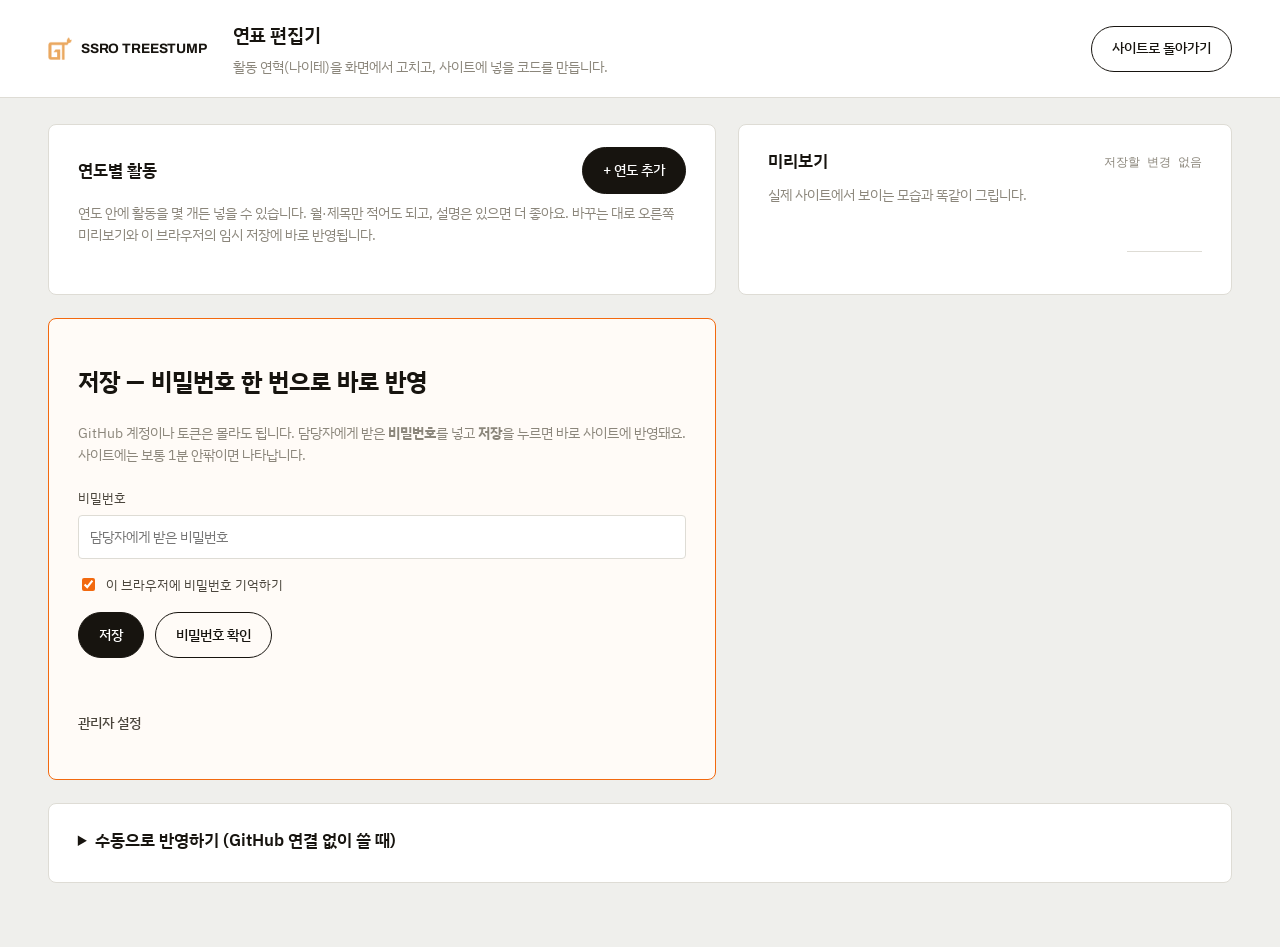
<file: admin/timeline.html>
<!DOCTYPE html>
<html lang="ko">
<head>
<meta charset="utf-8">
<meta name="viewport" content="width=device-width, initial-scale=1">
<title>연표 편집기 · SSRO TREESTUMP</title>
<meta name="description" content="그루터기 활동 연혁(나이테)을 편집하고 js/data.js 로 내보내는 관리자용 도구입니다.">
<meta name="robots" content="noindex, nofollow">
<link rel="icon" href="../img/logo.png">
<link rel="preconnect" href="https://fonts.googleapis.com">
<link rel="preconnect" href="https://fonts.gstatic.com" crossorigin>
<link href="https://fonts.googleapis.com/css2?family=Archivo+Black&family=Archivo:wght@400;500;600;700&family=IBM+Plex+Mono:wght@400;500&family=IBM+Plex+Sans+KR:wght@300;400;500;600;700&display=swap" rel="stylesheet">
<link rel="stylesheet" href="../css/style.css">
<link rel="stylesheet" href="../css/timeline-admin.css">
<script>document.documentElement.classList.add("js")</script>
</head>
<body class="admin-body">

<header class="admin-top">
  <a class="admin-brand" href="../index.html">
    <img src="../img/logo.png" alt="">
    <span>SSRO TREESTUMP</span>
  </a>
  <div class="admin-top-title">
    <h1>연표 편집기</h1>
    <p>활동 연혁(나이테)을 화면에서 고치고, 사이트에 넣을 코드를 만듭니다.</p>
  </div>
  <a class="btn ghost admin-back" href="../index.html">사이트로 돌아가기</a>
</header>

<div id="draftBanner" class="admin-banner" hidden>
  <p><b>이어서 하던 작업이 있어요.</b> 이 브라우저에 저장된 임시본을 불러올까요?</p>
  <div class="admin-banner-actions">
    <button class="btn" id="resumeDraft" type="button">이어서 하기</button>
    <button class="btn ghost" id="discardDraft" type="button">지우고 새로 시작</button>
  </div>
</div>

<main class="admin-main">

  <section class="admin-panel admin-editor" aria-labelledby="editorTitle">
    <div class="admin-panel-head">
      <h2 id="editorTitle">연도별 활동</h2>
      <button class="btn" id="addYearBtn" type="button">+ 연도 추가</button>
    </div>
    <p class="admin-hint">연도 안에 활동을 몇 개든 넣을 수 있습니다. 월·제목만 적어도 되고, 설명은 있으면 더 좋아요. 바꾸는 대로 오른쪽 미리보기와 이 브라우저의 임시 저장에 바로 반영됩니다.</p>
    <div id="yearList" class="admin-year-list"></div>
  </section>

  <section class="admin-panel admin-preview" aria-labelledby="previewTitle">
    <div class="admin-panel-head">
      <h2 id="previewTitle">미리보기</h2>
      <span class="admin-save-state" id="saveState">저장할 변경 없음</span>
    </div>
    <p class="admin-hint">실제 사이트에서 보이는 모습과 똑같이 그립니다.</p>
    <div class="rings-layout admin-rings">
      <div class="stump-col">
        <div class="stump-inner">
          <div class="stump" id="pvStump"></div>
        </div>
      </div>
      <div class="years" id="pvYears"></div>
    </div>
  </section>

  <section class="admin-panel admin-publish" aria-labelledby="publishTitle">
    <h2 id="publishTitle">저장 — 비밀번호 한 번으로 바로 반영</h2>
    <p class="admin-hint" id="publishHint">
      GitHub 계정이나 토큰은 몰라도 됩니다. 담당자에게 받은 <b>비밀번호</b>를
      넣고 <b>저장</b>을 누르면 바로 사이트에 반영돼요. 사이트에는 보통 1분
      안팎이면 나타납니다.
    </p>

    <div class="admin-gh-grid">
      <label class="admin-gh-token">비밀번호<input type="password" id="pwInput" placeholder="담당자에게 받은 비밀번호" autocomplete="off"></label>
    </div>
    <label class="admin-gh-remember">
      <input type="checkbox" id="pwRemember" checked>
      <span>이 브라우저에 비밀번호 기억하기</span>
    </label>

    <div class="admin-export-actions admin-publish-actions">
      <button class="btn" id="pwSaveBtn" type="button">저장</button>
      <button class="btn ghost" id="pwCheckBtn" type="button">비밀번호 확인</button>
      <span class="admin-save-state" id="pwSaveState"></span>
    </div>
    <p class="admin-note" id="pwNote"></p>

    <details class="admin-gh-settings" id="adminSettings">
      <summary>관리자 설정</summary>
      <p class="admin-gh-note">
        이 편집기는 <a href="../worker/README.md" target="_blank" rel="noopener">worker/README.md</a>
        안내대로 만든 저장 중계 서버(Cloudflare Worker)로 커밋합니다. 처음
        설정하는 관리자는 그 문서를 따라 서버를 배포한 뒤,
        <code>admin/timeline-admin.js</code> 맨 위 <code>SAVE_ENDPOINT</code>
        값에 배포된 주소를 넣어 주세요. 위원들은 이 설정을 몰라도 되고,
        비밀번호만 알면 됩니다.
      </p>
    </details>
  </section>

  <section class="admin-panel admin-export" aria-labelledby="exportTitle">
    <details>
      <summary><h2 class="admin-export-summary-title" id="exportTitle">수동으로 반영하기 (GitHub 연결 없이 쓸 때)</h2></summary>
      <p class="admin-hint">
        토큰을 쓰고 싶지 않거나 인터넷에 올리기 전 로컬에서만 확인할 때 씁니다.
        <b>data.js 다운로드</b>를 눌러 받은 파일로 <code>js/data.js</code> 를 바꾼 뒤,
        평소 방법대로 다시 올려야 사이트에 반영됩니다.
      </p>
      <div class="admin-export-actions">
        <button class="btn ghost" id="downloadBtn" type="button">data.js 다운로드</button>
        <button class="btn ghost" id="copyCodeBtn" type="button">연표 코드만 복사</button>
        <button class="btn ghost" id="resetBtn" type="button">js/data.js 내용으로 되돌리기</button>
      </div>
      <p class="admin-note" id="exportNote"></p>
      <details class="admin-code-details">
        <summary>내보낼 코드 미리 보기</summary>
        <pre id="codePreview" class="admin-code"></pre>
      </details>
    </details>
  </section>

</main>

<script src="../js/data.js" defer></script>
<script src="../js/timeline-core.js" defer></script>
<script src="timeline-admin.js" defer></script>
</body>
</html>
</file>
<file: css/style.css>
/* ============================================================
   토큰
   ============================================================ */
:root{
  --ink:#17140F;
  --ink-2:#4A453C;
  --mute:#8B867B;
  --line:#DEDCD5;
  --paper:#EFEFEC;
  --panel:#FFFFFF;
  --orange:#F2690F;
  --amber:#E89B47;
  --wood:#EFE3D4;

  --nav-h:60px;
  --pad:clamp(1.25rem, 5vw, 5rem);
  --maxw:1180px;

  --sans:"IBM Plex Sans KR","Apple SD Gothic Neo",system-ui,sans-serif;
  --latin:"Archivo",system-ui,sans-serif;
  --display:"Archivo Black","Archivo",system-ui,sans-serif;
  --mono:"IBM Plex Mono",ui-monospace,monospace;
}
/* ============================================================
   스크롤 등장 효과
   ============================================================ */
.js .rv{
  opacity:0;transform:translateY(22px);
  transition:opacity .75s cubic-bezier(.16,1,.3,1),transform .75s cubic-bezier(.16,1,.3,1);
}
.js .rv.in{opacity:1;transform:none}

*{box-sizing:border-box}
html{scroll-behavior:smooth}
body{
  margin:0;background:var(--paper);color:var(--ink);
  font-family:var(--sans);font-weight:400;line-height:1.7;
  -webkit-font-smoothing:antialiased;overflow-x:clip;

  /* 한글이 '감사합 / 니다' 처럼 낱말 중간에서 끊기지 않게 합니다.
     띄어쓰기 자리에서만 줄이 바뀝니다. */
  word-break:keep-all;
  /* 띄어쓰기 없는 긴 영문·주소가 화면 밖으로 넘치는 것만 예외로 끊어 줍니다. */
  overflow-wrap:break-word;
}
img{max-width:100%;display:block}
button{font:inherit;color:inherit;cursor:pointer}
a{color:inherit}
:focus-visible{outline:2.5px solid var(--orange);outline-offset:3px;border-radius:2px}
.hero :focus-visible{outline-color:#fff}

.skip-link{
  position:absolute;left:1rem;top:-3rem;z-index:100;
  background:var(--ink);color:#fff;text-decoration:none;
  padding:.7rem 1.1rem;border-radius:4px;font-size:.88rem;font-weight:500;
  transition:top .2s;
}
.skip-link:focus{top:1rem}

.wrap{max-width:var(--maxw);margin:0 auto;padding-inline:var(--pad)}
.sec{padding-block:clamp(4rem,9vw,7.5rem);scroll-margin-top:var(--nav-h)}
.sec-eyebrow{
  font-family:var(--mono);font-size:.72rem;letter-spacing:.14em;
  text-transform:uppercase;color:var(--orange);margin:0 0 .9rem;
  display:flex;align-items:center;gap:.6rem;
}
.sec-eyebrow::after{content:"";flex:1;height:1px;background:var(--line);max-width:120px}
.sec-title{font-size:clamp(1.55rem,4.2vw,2.6rem);font-weight:600;letter-spacing:-.02em;line-height:1.35;margin:0 0 1.1rem;text-wrap:balance}
.sec-lead{max-width:56ch;color:var(--ink-2);font-size:1.02rem;margin:0;text-wrap:pretty}

/* ============================================================
   상단 바 — 히어로 위에서는 투명, 스크롤하면 종이색
   ============================================================ */
.nav{
  position:sticky;top:0;z-index:60;height:var(--nav-h);
  border-bottom:1px solid transparent;transition:background .3s,border-color .3s,backdrop-filter .3s;
}
.nav.solid{background:rgba(239,239,236,.88);backdrop-filter:blur(14px);border-bottom-color:var(--line)}
.nav-in{max-width:var(--maxw);margin:0 auto;height:100%;padding-inline:var(--pad);display:flex;align-items:center;gap:1.5rem}
.brand{display:flex;align-items:center;gap:.6rem;text-decoration:none;flex-shrink:0;color:#fff;transition:color .3s}
.brand img{width:26px;height:auto;filter:brightness(0) invert(1);transition:filter .3s}
.brand b{font-family:var(--latin);font-weight:700;font-size:.95rem;letter-spacing:-.01em}
.brand span{font-size:.8rem;opacity:.72;font-weight:500}
.nav.solid .brand{color:var(--ink)}
.nav.solid .brand img{filter:none}
.nav-links{
  margin-left:auto;display:flex;gap:.35rem;overflow-x:auto;scrollbar-width:none;
  -webkit-overflow-scrolling:touch;
  -webkit-mask-image:linear-gradient(90deg,#000 88%,transparent);
  mask-image:linear-gradient(90deg,#000 88%,transparent);
}
@media(min-width:700px){.nav-links{-webkit-mask-image:none;mask-image:none}}
@media(max-width:560px){
  .brand span{display:none}
  .nav-links .lg{display:none}
}
@media(max-width:430px){
  .brand b{display:none}
  .brand img{width:24px}
  .nav-links a{padding:.4rem .55rem;font-size:.84rem}
  .nav-in{gap:.75rem}
}
.nav-links::-webkit-scrollbar{display:none}
.nav-links a{
  text-decoration:none;font-size:.87rem;font-weight:500;color:rgba(255,255,255,.88);
  padding:.4rem .7rem;border-radius:999px;white-space:nowrap;transition:.2s;
}
.nav-links a:hover{background:rgba(255,255,255,.18);color:#fff}
.nav-links a.on{background:#fff;color:var(--orange)}
.nav.solid .nav-links a{color:var(--ink-2)}
.nav.solid .nav-links a:hover{background:#E4E3DE;color:var(--ink)}
.nav.solid .nav-links a.on{background:var(--ink);color:#fff}

/* ============================================================
   히어로 — 화면을 꽉 채우는 로고색(호박빛 amber) 판
   ============================================================ */
.hero{
  position:relative;background:var(--amber);color:#fff;overflow:hidden;
  min-height:100svh;margin-top:calc(var(--nav-h) * -1);
  display:flex;flex-direction:column;justify-content:center;align-items:center;
  padding:calc(var(--nav-h) + 2rem) var(--pad) 6.5rem;
}
.mq-field{
  position:absolute;inset:-2% 0;display:flex;flex-direction:column;justify-content:center;gap:clamp(.1rem,.7vh,.55rem);
  -webkit-mask-image:linear-gradient(90deg,transparent,#000 26%,#000 74%,transparent);
  mask-image:linear-gradient(90deg,transparent,#000 26%,#000 74%,transparent);
}
.mq-row{overflow:hidden}
.mq-track{display:flex;width:max-content;animation:drift var(--dur,40s) linear infinite;animation-delay:var(--delay,0s)}
.mq-row.rev .mq-track{animation-direction:reverse}
.mq-unit{display:flex;gap:2.4rem;padding-right:2.4rem}
.mq-unit b{
  font-family:var(--latin);font-weight:600;
  font-size:clamp(1.3rem,4.1vw,2.9rem);
  letter-spacing:-.005em;color:rgba(255,255,255,.34);white-space:nowrap;
}
.mq-row.out .mq-unit b{color:transparent;-webkit-text-stroke:1.1px rgba(255,255,255,.5)}
@keyframes drift{from{transform:translate3d(0,0,0)}to{transform:translate3d(-50%,0,0)}}

.hero-center{position:relative;text-align:center;display:flex;flex-direction:column;align-items:center}
.js .hero-center > *{animation:heroIn .9s cubic-bezier(.16,1,.3,1) both}
.js .hero-center > *:nth-child(1){animation-delay:.05s}
.js .hero-center > *:nth-child(2){animation-delay:.13s}
.js .hero-center > *:nth-child(3){animation-delay:.21s}
.js .hero-center > *:nth-child(4){animation-delay:.33s}
@keyframes heroIn{from{opacity:0;transform:translateY(20px)}to{opacity:1;transform:none}}
.hero-center::before{
  content:"";position:absolute;left:50%;top:50%;transform:translate(-50%,-50%);
  width:min(1400px,150vw);height:min(760px,90vh);
  background:radial-gradient(ellipse at center,var(--amber) 34%,rgba(232,155,71,.86) 52%,rgba(232,155,71,0) 74%);
}
.hero-center > *{position:relative}
.hero-mark{width:clamp(38px,5vw,52px);filter:brightness(0) invert(1);margin-bottom:clamp(1rem,2.5vh,1.8rem)}
.hero-eyebrow{font-family:var(--mono);font-size:clamp(.62rem,1.6vw,.78rem);letter-spacing:.2em;text-transform:uppercase;margin:0 0 clamp(.9rem,2vh,1.4rem);opacity:.85}
.hero-title{
  font-family:var(--display);font-size:clamp(2.9rem,13vw,8.4rem);
  line-height:.86;letter-spacing:-.035em;margin:0;text-transform:uppercase;
}
.hero-title span{display:block}
.hero-sub{margin:clamp(1.2rem,3vh,2rem) 0 0;font-size:clamp(.9rem,2.2vw,1.14rem);font-weight:500;opacity:.94;letter-spacing:.01em}
.hero-foot{
  position:absolute;left:0;right:0;bottom:0;padding:1.1rem var(--pad);
  border-top:1px solid rgba(255,255,255,.35);
  display:flex;flex-wrap:wrap;gap:.35rem 1.6rem;align-items:center;
  font-family:var(--mono);font-size:clamp(.66rem,1.5vw,.76rem);letter-spacing:.02em;
}
.hero-foot .down{margin-left:auto;text-decoration:none;display:flex;align-items:center;gap:.5rem;opacity:.9}
.hero-foot .down svg{animation:bob 2.4s ease-in-out infinite}
@keyframes bob{0%,100%{transform:translateY(0)}50%{transform:translateY(4px)}}

/* ============================================================
   소개
   ============================================================ */
.about-grid{display:grid;grid-template-columns:1fr;gap:clamp(1.8rem,4vw,3.5rem)}
@media(min-width:900px){.about-grid{grid-template-columns:1.15fr .85fr;align-items:start}}
.about-body p{margin:0 0 1.1rem;color:var(--ink-2);max-width:60ch}
.about-body p strong{color:var(--ink);font-weight:600}
.facts{display:grid;grid-template-columns:repeat(2,1fr);gap:1px;background:var(--line);border:1px solid var(--line)}
.fact{background:var(--panel);padding:1.15rem 1.1rem}
.fact dt{font-family:var(--mono);font-size:.68rem;letter-spacing:.1em;color:var(--mute);text-transform:uppercase;margin-bottom:.4rem}
.fact dd{margin:0;font-size:1.02rem;font-weight:600;letter-spacing:-.01em;line-height:1.4}
.fact dd small{display:block;font-size:.78rem;font-weight:400;color:var(--mute);margin-top:.15rem}
.doing{margin:2rem 0 0;padding:0;list-style:none;display:flex;flex-wrap:wrap;gap:.5rem}
.doing li{font-size:.85rem;font-weight:500;padding:.42rem .85rem;border:1px solid var(--line);border-radius:999px;background:var(--panel)}
.doing li b{font-family:var(--mono);font-weight:400;color:var(--orange);font-size:.76rem;margin-left:.4rem}

/* ============================================================
   구성원
   ============================================================ */
.members{background:var(--panel);border-block:1px solid var(--line)}
.member-grid{margin-top:2.6rem;display:grid;gap:1px;background:var(--line);border:1px solid var(--line);grid-template-columns:1fr}
@media(min-width:620px){.member-grid{grid-template-columns:repeat(2,1fr)}}
@media(min-width:900px){.member-grid{grid-template-columns:repeat(3,1fr)}}
@media(min-width:1120px){.member-grid{grid-template-columns:repeat(4,1fr)}}
.member{background:var(--panel);padding:1.5rem 1.3rem 1.4rem;transition:background .2s}
.member:hover{background:#FBFAF7}
.ring-avatar{
  width:52px;height:52px;border-radius:50%;display:grid;place-items:center;margin-bottom:1rem;
  background:repeating-radial-gradient(circle at 46% 54%,var(--wood) 0 3px,#F7EFE4 3px 6px);
  border:1px solid #E4D5C0;
}
.ring-avatar span{font-family:var(--latin);font-weight:700;font-size:.95rem;color:#B07A38}
.member-photo{
  width:52px;height:52px;border-radius:50%;margin-bottom:1rem;
  object-fit:cover;border:1px solid #E4D5C0;background:var(--wood);
}
.member-role{font-family:var(--mono);font-size:.7rem;letter-spacing:.08em;color:var(--orange);text-transform:uppercase}
.member-name{font-size:1.12rem;font-weight:600;margin:.35rem 0 .1rem;letter-spacing:-.01em}
.member-term{font-family:var(--mono);font-size:.72rem;color:var(--mute)}
.member-word{font-size:.88rem;color:var(--ink-2);margin:.75rem 0 .9rem;line-height:1.65}
.tags{display:flex;flex-wrap:wrap;gap:.3rem}
.tags i{font-style:normal;font-size:.73rem;color:var(--mute);background:#F3F2EE;padding:.15rem .5rem;border-radius:4px}

/* ============================================================
   연혁 — 나이테 + 연도 아코디언
   ============================================================ */
.rings-layout{margin-top:2.8rem;display:grid;gap:clamp(2rem,4vw,3.5rem);grid-template-columns:1fr}
.stump{max-width:340px;margin-inline:auto}
@media(min-width:760px){
  .rings-layout{grid-template-columns:minmax(220px,320px) 1fr;align-items:stretch;gap:clamp(1.5rem,3vw,3.5rem)}
  .stump-col{position:relative}
  .stump-inner{position:sticky;top:calc(var(--nav-h) + 2rem)}
  .stump{max-width:none}
}
.stump svg{width:100%;height:auto;display:block}
.stump-cap{font-family:var(--mono);font-size:.72rem;color:var(--mute);text-align:center;margin-top:.9rem;line-height:1.7}
.ring-hit{fill:none;stroke:transparent;stroke-width:11;cursor:pointer}
.ring-line{fill:none;stroke:#DCC5A5;stroke-width:1.6;transition:stroke .2s,stroke-width .2s}
.ring-g:hover .ring-line{stroke:var(--amber);stroke-width:2.6}
.ring-g.has .ring-line{stroke:#CFAE81}
.ring-g.on .ring-line{stroke:var(--orange);stroke-width:3.6}

.years{border-top:1px solid var(--line)}
.yr{border-bottom:1px solid var(--line)}
.yr-head{
  width:100%;display:flex;align-items:baseline;gap:clamp(.7rem,2vw,1.2rem);
  padding:1.05rem 0;background:none;border:0;text-align:left;
}
.yr-num{font-family:var(--display);font-size:clamp(1.5rem,3.6vw,2.3rem);line-height:1;letter-spacing:-.025em;transition:color .2s}
.yr-meta{font-family:var(--mono);font-size:.74rem;color:var(--mute);margin-right:auto;transform:translateY(-.15em)}
.yr-mark{width:15px;height:15px;position:relative;flex-shrink:0;transform:translateY(-.35em);opacity:.5;transition:opacity .2s}
.yr-mark::before,.yr-mark::after{content:"";position:absolute;background:currentColor;transition:transform .3s,background .2s}
.yr-mark::before{left:0;top:7px;width:15px;height:1.5px}
.yr-mark::after{left:6.75px;top:0;width:1.5px;height:15px}
.yr-head:hover .yr-num{color:var(--amber)}
.yr-head:hover .yr-mark{opacity:1}
.yr.empty .yr-num{color:#BEBAB0}
.yr.on .yr-num{color:var(--orange)}
.yr.on .yr-mark{opacity:1;color:var(--orange)}
.yr.on .yr-mark::after{transform:scaleY(0)}
.yr-body{display:grid;grid-template-rows:0fr;transition:grid-template-rows .4s cubic-bezier(.4,0,.2,1)}
.yr.on .yr-body{grid-template-rows:1fr}
.yr-body > .yr-inner{overflow:hidden}
.more{
  width:100%;background:none;border:0;border-bottom:1px solid var(--line);
  padding:1.1rem 0;text-align:left;font-family:var(--mono);font-size:.8rem;
  color:var(--mute);letter-spacing:.02em;display:flex;align-items:center;gap:.6rem;transition:color .2s;
}
.more::after{content:"";flex:1;height:1px;background:var(--line)}
.more:hover{color:var(--orange)}

.log{list-style:none;margin:0;padding:0 0 1.4rem}
.log li{display:grid;grid-template-columns:56px 1fr;gap:1rem;padding:.85rem 0;border-top:1px solid #EAE8E2}
.log time{font-family:var(--mono);font-size:.8rem;color:var(--orange);padding-top:.2rem}
.log h4{margin:0 0 .3rem;font-size:1rem;font-weight:600;letter-spacing:-.01em}
.log p{margin:0;font-size:.88rem;color:var(--ink-2);line-height:1.65}
.log-empty{padding:1.1rem 0 1.6rem;color:var(--mute);font-size:.9rem;border-top:1px solid #EAE8E2;max-width:52ch}
.log-empty b{display:block;color:var(--ink);font-weight:600;font-size:.98rem;margin-bottom:.3rem}

/* ============================================================
   활동 사진 (인스타그램)
   ============================================================ */
.photos{background:var(--panel);border-block:1px solid var(--line)}
.ig-feed{margin-top:2.6rem;display:grid;gap:1.2rem;grid-template-columns:repeat(auto-fill,minmax(min(100%,320px),1fr));align-items:start}
.ig-feed iframe,.ig-feed blockquote{margin:0 !important;max-width:100% !important;min-width:0 !important}
.ig-card{
  margin-top:2.6rem;display:flex;align-items:center;gap:1rem;text-decoration:none;
  border:1px solid var(--line);background:#FBFAF7;padding:1.5rem clamp(1.2rem,3vw,2rem);transition:.2s;
}
.ig-card:hover{border-color:var(--orange);background:#FFF6EF}
.ig-card .handle{font-family:var(--latin);font-weight:700;font-size:1.15rem;letter-spacing:-.01em}
.ig-card .msg{font-size:.9rem;color:var(--ink-2)}
.ig-card .go{margin-left:auto;color:var(--orange);flex-shrink:0}
@media(max-width:520px){
  .ig-card{flex-wrap:wrap;gap:.35rem}
  .ig-card .msg{width:100%}
  .ig-card .go{margin-left:0}
}
.ig-note{margin:1.4rem 0 0;font-family:var(--mono);font-size:.74rem;color:var(--mute)}

/* ============================================================
   문의
   ============================================================ */
.contact{border-top:1px solid var(--line)}
.contact-grid{margin-top:2.6rem;display:grid;gap:clamp(2rem,4vw,3.2rem);grid-template-columns:1fr}
@media(min-width:900px){.contact-grid{grid-template-columns:1.1fr .9fr}}
.field{margin-bottom:1.15rem}
.field label{display:block;font-size:.83rem;font-weight:500;margin-bottom:.4rem}
.field label span{color:var(--orange);margin-left:.15rem}
.field input,.field select,.field textarea{
  width:100%;font:inherit;font-size:.93rem;padding:.7rem .85rem;
  border:1px solid var(--line);background:var(--panel);border-radius:2px;transition:border-color .15s;
}
.field textarea{resize:vertical;min-height:130px;line-height:1.7}
.field input:focus,.field select:focus,.field textarea:focus{outline:none;border-color:var(--orange)}
.field.bad input,.field.bad select,.field.bad textarea{border-color:#C7401A;background:#FEF6F3}
.err{display:none;font-size:.78rem;color:#C7401A;margin-top:.35rem}
.field.bad .err{display:block}
.check{display:flex;gap:.6rem;align-items:flex-start;font-size:.84rem;color:var(--ink-2);margin-bottom:1.4rem}
.check input{width:16px;height:16px;margin-top:.25rem;accent-color:var(--orange);flex-shrink:0}
.btn{
  display:inline-flex;align-items:center;gap:.5rem;background:var(--ink);color:#fff;
  border:1px solid var(--ink);padding:.62rem 1.25rem;border-radius:999px;
  font-size:.9rem;font-weight:500;transition:.18s;text-decoration:none;
}
.btn:hover{background:var(--orange);border-color:var(--orange)}
.btn.ghost{background:transparent;color:var(--ink)}
.btn.ghost:hover{background:var(--ink);color:#fff}
.hp{position:absolute;left:-9999px;width:1px;height:1px;overflow:hidden}
.btn[disabled]{opacity:.55;pointer-events:none}
.sent{display:none;border:1px solid var(--orange);background:#FFF6EF;padding:1.6rem}
.sent.show{display:block}
.sent h3{margin:0 0 .5rem;font-size:1.1rem;font-weight:600}
.sent p{margin:0 0 1.2rem;font-size:.9rem;color:var(--ink-2)}
.sent-actions{display:flex;gap:.6rem;flex-wrap:wrap}
.info-card{border:1px solid var(--line);background:var(--panel);padding:1.5rem}
.info-card dl{margin:0}
.info-card dt{font-family:var(--mono);font-size:.68rem;letter-spacing:.1em;text-transform:uppercase;color:var(--mute);margin-top:1.2rem}
.info-card dt:first-of-type{margin-top:0}
.info-card dd{margin:.3rem 0 0;font-size:.92rem;font-weight:500}
.info-card dd a{color:var(--orange);text-decoration:none;border-bottom:1px solid rgba(242,105,15,.35)}
.info-card dd small{display:block;font-weight:400;font-size:.82rem;color:var(--mute);margin-top:.2rem;line-height:1.6}

/* ============================================================
   푸터
   ============================================================ */
.foot{border-top:1px solid var(--line);padding:2.6rem 0 3.4rem;background:var(--paper)}
.foot-in{display:flex;flex-wrap:wrap;gap:1.5rem;align-items:flex-end;justify-content:space-between}
.foot-mark{display:flex;align-items:center;gap:.7rem}
.foot-mark img{width:34px}
.foot-mark b{font-family:var(--latin);font-size:1rem;display:block}
.foot-mark span{font-size:.8rem;color:var(--mute)}
.foot p{margin:0;font-family:var(--mono);font-size:.74rem;color:var(--mute);line-height:1.9}

/* ============================================================
   작은 화면 다듬기
   ============================================================ */
@media(max-width:620px){
  .facts{grid-template-columns:1fr}
  .log li{grid-template-columns:1fr;gap:.25rem}
  .log time{padding-top:0}
  .hero-foot{gap:.2rem 1rem;padding-bottom:1.3rem}
  .hero-foot .down{width:100%;margin-left:0;justify-content:flex-start;margin-top:.3rem}
}
@media(hover:none){
  .member:hover{background:var(--panel)}
  .yr-head:hover .yr-num{color:inherit}
  .yr.on .yr-num{color:var(--orange)}
}
a,button{-webkit-tap-highlight-color:rgba(242,105,15,.15)}

@media (prefers-reduced-motion:reduce){
  html{scroll-behavior:auto}
  .mq-track,.hero-foot .down svg{animation:none}
  .js .hero-center > *{animation:none}
  .js .rv{opacity:1;transform:none;transition:none}
  *{transition-duration:.01ms !important}
}

/* ============================================================
   내용 파일 오류 안내
   ============================================================ */
.data-error{
  position:fixed;left:0;right:0;bottom:0;z-index:200;
  background:var(--ink);color:#fff;padding:1.2rem clamp(1rem,4vw,2.5rem);
  font-family:var(--mono);font-size:.8rem;line-height:1.75;
  max-height:60vh;overflow:auto;border-top:3px solid var(--orange);
}
.data-error b{display:block;color:var(--orange);font-size:.95rem;margin-bottom:.4rem}
.data-error p{margin:.2rem 0}
.data-error ul{margin:.4rem 0;padding-left:1.2rem}
.data-error code{
  display:block;margin-top:.8rem;padding:.6rem .8rem;
  background:rgba(255,255,255,.12);border-radius:3px;white-space:pre-wrap;
}
</file>
<file: css/timeline-admin.css>
/* ============================================================
   관리자 편집기 공용 스타일 (연표 편집기 · 위원 편집기).
   css/style.css 의 색·글꼴 토큰을 그대로 쓰고, 여기서는 편집기
   화면 배치만 다룹니다. 연표 전용 규칙은 아래쪽에 따로 모아 뒀고,
   위원 편집기 전용 규칙은 css/members-admin.css 에 있습니다.
   ============================================================ */

.admin-body{background:var(--paper);min-height:100vh}

.admin-top{
  display:flex;flex-wrap:wrap;gap:1.2rem 1.6rem;align-items:center;
  padding:1.2rem clamp(1.25rem,4vw,3rem);border-bottom:1px solid var(--line);
  background:var(--panel);
}
.admin-brand{display:flex;align-items:center;gap:.55rem;text-decoration:none;color:var(--ink)}
.admin-brand img{width:24px}
.admin-brand span{font-family:var(--latin);font-weight:700;font-size:.85rem;letter-spacing:-.01em}
.admin-top-title{margin-right:auto}
.admin-top-title h1{margin:0;font-size:1.2rem;font-weight:600;letter-spacing:-.01em}
.admin-top-title p{margin:.2rem 0 0;font-size:.85rem;color:var(--mute)}
.admin-nav-links{display:flex;align-items:center;gap:1.1rem;flex-wrap:wrap}
.admin-nav-links > a:not(.btn){font-size:.86rem;color:var(--ink-2);text-decoration:none}
.admin-nav-links > a:not(.btn):hover{color:var(--orange)}
.admin-back{white-space:nowrap}

.admin-banner{
  margin:1.2rem clamp(1.25rem,4vw,3rem) 0;padding:1rem 1.2rem;
  background:#FFF6EF;border:1px solid var(--amber);border-radius:6px;
  display:flex;flex-wrap:wrap;gap:.8rem 1.4rem;align-items:center;justify-content:space-between;
}
.admin-banner[hidden]{display:none}
.admin-banner p{margin:0;font-size:.9rem}
.admin-banner-actions{display:flex;gap:.6rem;flex-wrap:wrap}

.admin-main{
  max-width:1320px;margin:0 auto;padding:1.6rem clamp(1.25rem,4vw,3rem) 4rem;
  display:grid;gap:1.4rem;grid-template-columns:1fr;
}
@media(min-width:980px){
  .admin-main{grid-template-columns:1.15fr .85fr}
  .admin-export{grid-column:1 / -1}
}

/* ── admin/index.html 허브 페이지 ───────────────────────── */
.admin-main.admin-hub{grid-template-columns:1fr;gap:1.6rem;padding-top:3rem;max-width:900px}
@media(min-width:700px){.admin-main.admin-hub{grid-template-columns:1fr 1fr}}
.admin-hub-card{
  display:flex;flex-direction:column;gap:.7rem;text-decoration:none;color:inherit;
  transition:border-color .15s,transform .15s;
}
.admin-hub-card:hover{border-color:var(--orange);transform:translateY(-2px)}
.admin-hub-icon{font-size:2rem}
.admin-hub-card h2{margin:0;font-size:1.15rem;font-weight:600;letter-spacing:-.01em}
.admin-hub-card .admin-hint{margin:0}
.admin-hub-go{margin-top:auto;font-family:var(--mono);font-size:.8rem;color:var(--orange)}
.admin-hub-footnote{
  max-width:900px;margin:1.6rem auto 3rem;padding:0 clamp(1.25rem,4vw,3rem);
  font-size:.82rem;color:var(--mute);
}
.admin-hub-footnote a{color:var(--orange)}

.admin-panel{
  background:var(--panel);border:1px solid var(--line);border-radius:8px;
  padding:1.4rem clamp(1.1rem,2.5vw,1.8rem) 1.7rem;
}
.admin-panel-head{display:flex;align-items:center;justify-content:space-between;gap:1rem;flex-wrap:wrap}
.admin-panel-head h2{margin:0;font-size:1.05rem;font-weight:600}
.admin-hint{font-size:.85rem;color:var(--mute);margin:.5rem 0 1.3rem;line-height:1.65}
.admin-save-state{font-family:var(--mono);font-size:.72rem;color:var(--mute)}
.admin-save-state.saved{color:#3E7A4C}

/* ── 연도 목록 편집 ─────────────────────────────────────── */
.admin-year-list{display:flex;flex-direction:column;gap:.9rem}
.admin-year{border:1px solid var(--line);border-radius:6px;overflow:hidden}
.admin-year-head{
  display:flex;align-items:center;gap:.7rem;padding:.75rem .9rem;
  background:#FBFAF7;border-bottom:1px solid var(--line);
}
.admin-year-head .yr-input{
  width:5.4em;font-family:var(--display);font-size:1.15rem;text-align:center;
  border:1px solid var(--line);border-radius:4px;padding:.25rem .3rem;background:var(--panel);
}
.admin-year-head .yr-count{font-family:var(--mono);font-size:.74rem;color:var(--mute);margin-right:auto}
.admin-icon-btn{
  background:none;border:1px solid var(--line);border-radius:4px;color:var(--ink-2);
  font-size:.78rem;padding:.35rem .6rem;transition:.15s;
}
.admin-icon-btn:hover{border-color:var(--orange);color:var(--orange)}
.admin-icon-btn.danger:hover{border-color:#C7401A;color:#C7401A}

.admin-entries{display:flex;flex-direction:column}
.admin-entry{
  display:grid;grid-template-columns:5rem 1fr auto;gap:.6rem .8rem;
  padding:.8rem .9rem;border-bottom:1px solid #EFEDE8;align-items:start;
}
.admin-entry:last-child{border-bottom:0}
.admin-entry select,.admin-entry input,.admin-entry textarea{
  width:100%;font:inherit;font-size:.87rem;padding:.5rem .6rem;
  border:1px solid var(--line);border-radius:4px;background:var(--panel);
}
.admin-entry textarea{resize:vertical;min-height:2.6em;line-height:1.55}
.admin-entry .entry-fields{display:flex;flex-direction:column;gap:.45rem}
.admin-entry .entry-fields input.bad,.admin-entry textarea.bad{border-color:#C7401A}
.admin-entry-actions{display:flex;flex-direction:column;gap:.35rem}
.admin-empty-note{padding:.9rem;font-size:.82rem;color:var(--mute)}
.admin-year-foot{padding:.6rem .9rem;border-top:1px solid #EFEDE8}
.admin-add-entry{
  background:none;border:1px dashed var(--line);border-radius:4px;width:100%;
  padding:.5rem;font-size:.82rem;color:var(--mute);transition:.15s;
}
.admin-add-entry:hover{border-color:var(--orange);color:var(--orange)}
.admin-no-years{padding:1.4rem 0;color:var(--mute);font-size:.9rem;text-align:center}

/* ── 미리보기 ───────────────────────────────────────────── */
.admin-rings .stump{max-width:220px}
/* 미리보기는 확인용이라 접어 두지 않고 모든 연도의 활동을 항상 펼쳐 보여줍니다.
   내부 스크롤로 잘라내지 않고 페이지와 함께 자연스럽게 스크롤됩니다. */
.admin-preview .yr-body{grid-template-rows:1fr}
.admin-preview .yr-head{cursor:default}

/* ── 저장 (비밀번호 + 중계 서버) ────────────────────────── */
.admin-publish{border-color:var(--orange);background:#FFFBF7}
.admin-publish-actions{align-items:center}
.admin-gh-settings{margin:1.1rem 0}
.admin-gh-settings summary{
  cursor:pointer;font-size:.88rem;font-weight:500;color:var(--ink-2);
  display:flex;align-items:center;gap:.6rem;
}
.admin-gh-grid{display:grid;grid-template-columns:1fr 1fr;gap:.8rem;margin-top:1rem}
.admin-gh-grid label{display:flex;flex-direction:column;gap:.35rem;font-size:.82rem;color:var(--ink-2)}
.admin-gh-token{grid-column:1 / -1}
.admin-gh-grid input{
  font:inherit;font-size:.9rem;padding:.55rem .7rem;border:1px solid var(--line);
  border-radius:4px;background:var(--panel);
}
.admin-gh-remember{display:flex;align-items:center;gap:.5rem;font-size:.82rem;color:var(--ink-2);margin-top:.9rem}
.admin-gh-remember input{accent-color:var(--orange)}
.admin-gh-note{font-size:.78rem;color:var(--mute);line-height:1.7;margin:.9rem 0 0}
.admin-gh-note a{color:var(--orange)}

/* ── 내보내기 (수동) ────────────────────────────────────── */
.admin-export-summary-title{display:inline;margin:0;font-size:1.05rem;font-weight:600}
.admin-export > details > summary{cursor:pointer;list-style:revert}
.admin-export > details > .admin-hint{margin-top:1rem}
.admin-export-actions{display:flex;flex-wrap:wrap;gap:.7rem;margin:1rem 0}
.admin-note{font-size:.83rem;color:var(--mute);min-height:1.4em;margin:0}
.admin-note.ok{color:#3E7A4C}
.admin-note.error{color:#C7401A}
.admin-code-details{margin-top:1rem}
.admin-code-details summary{cursor:pointer;font-size:.85rem;color:var(--ink-2)}
.admin-code{
  margin-top:.8rem;max-height:340px;overflow:auto;background:#171512;color:#EFEAE0;
  padding:1rem 1.1rem;border-radius:6px;font-family:var(--mono);font-size:.78rem;line-height:1.65;
  white-space:pre;
}

@media(max-width:600px){
  .admin-entry{grid-template-columns:1fr}
  .admin-entry-actions{flex-direction:row}
  .admin-gh-grid{grid-template-columns:1fr}
  .admin-gh-token{grid-column:auto}
}
</file>
<file: css/members-admin.css>
/* ============================================================
   위원 편집기 전용 스타일. 공용 관리자 스타일은 css/timeline-admin.css 를
   함께 씁니다.
   ============================================================ */

.admin-member-list{display:flex;flex-direction:column;gap:.9rem}
.admin-member{
  display:grid;grid-template-columns:auto 1fr auto;gap:1rem;
  padding:1rem;border:1px solid var(--line);border-radius:6px;align-items:start;
}
.admin-member-photo{display:flex;flex-direction:column;align-items:center;gap:.5rem;width:96px}
.admin-member-photo img,
.admin-member-photo .admin-photo-placeholder{
  width:72px;height:72px;border-radius:50%;object-fit:cover;
  border:1px solid #E4D5C0;background:var(--wood);
}
.admin-member-photo .admin-photo-placeholder{
  display:grid;place-items:center;font-family:var(--latin);font-weight:700;color:#B07A38;
  background:repeating-radial-gradient(circle at 46% 54%,var(--wood) 0 3px,#F7EFE4 3px 6px);
}
.admin-member-photo input[type="file"]{display:none}
.admin-photo-btn{
  font-size:.72rem;color:var(--ink-2);background:none;border:1px solid var(--line);
  border-radius:4px;padding:.3rem .5rem;text-align:center;
}
.admin-photo-btn:hover{border-color:var(--orange);color:var(--orange)}
.admin-photo-remove{color:#C7401A;border:0;background:none;font-size:.72rem;padding:0}
.admin-photo-note{font-size:.7rem;color:var(--mute);text-align:center;line-height:1.5}

.admin-member-fields{display:grid;grid-template-columns:1fr 1fr;gap:.6rem .8rem}
.admin-member-fields label{
  display:flex;flex-direction:column;gap:.3rem;font-size:.78rem;color:var(--ink-2);
}
.admin-member-fields input,.admin-member-fields textarea{
  font:inherit;font-size:.87rem;padding:.5rem .6rem;border:1px solid var(--line);
  border-radius:4px;background:var(--panel);
}
.admin-member-fields textarea{resize:vertical;min-height:2.6em;line-height:1.55}
.admin-member-fields .admin-field-wide{grid-column:1 / -1}

.admin-member-actions{display:flex;flex-direction:column;gap:.35rem}

@media(max-width:640px){
  .admin-member{grid-template-columns:1fr}
  .admin-member-photo{flex-direction:row;width:auto}
  .admin-member-fields{grid-template-columns:1fr}
  .admin-member-actions{flex-direction:row}
}

/* ── 미리보기 ───────────────────────────────────────────── */
.admin-member-grid{margin-top:0}
</file>
